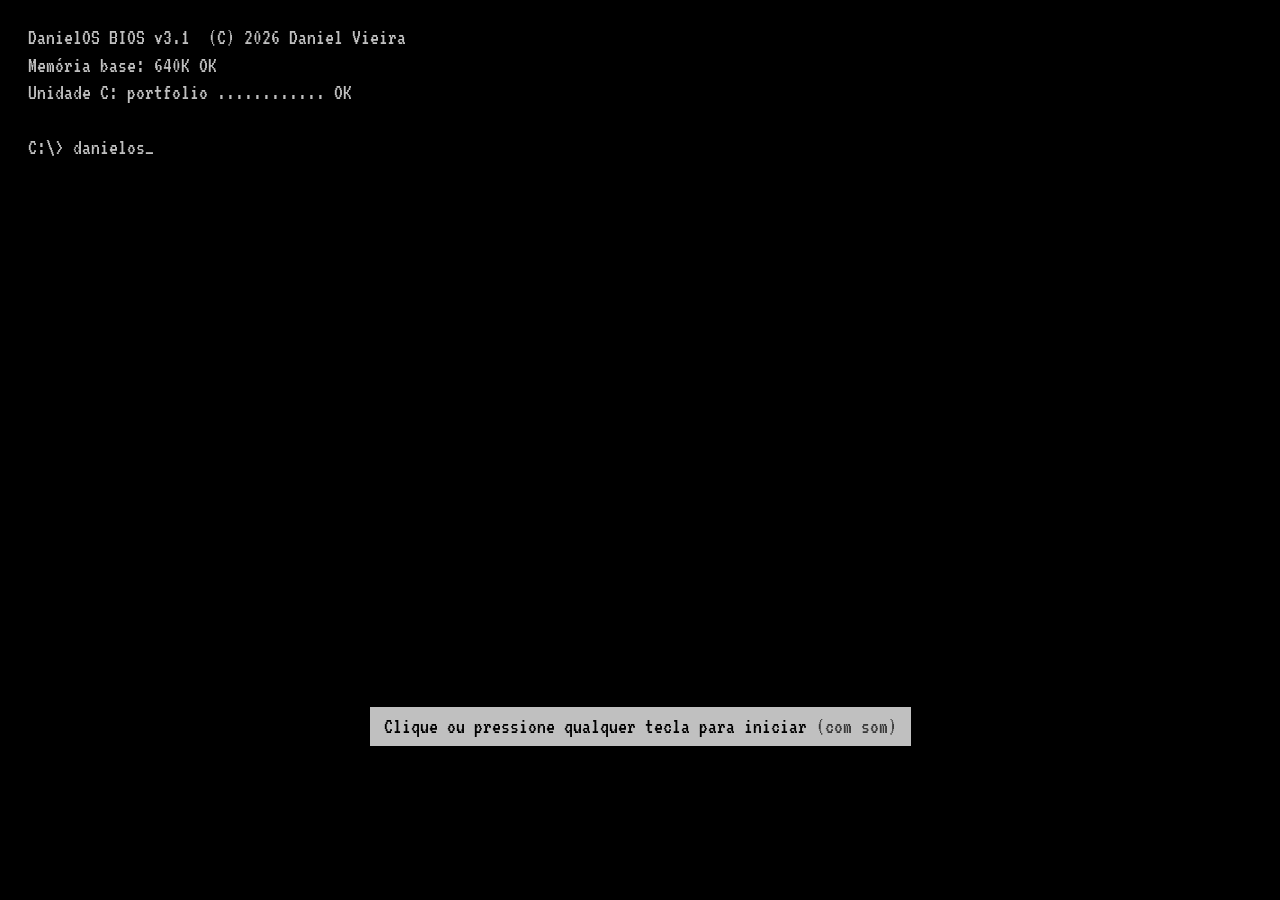
<file: index.html>
<!DOCTYPE html>
<html lang="pt-BR">
<head>
  <meta charset="UTF-8">
  <meta name="viewport" content="width=device-width, initial-scale=1, viewport-fit=cover">
  <meta name="theme-color" content="#120a1f">
  <meta name="description" content="Daniel Vieira, desenvolvedor full stack .NET. Um portfólio em forma de sistema operacional: abra o editor, o terminal e os projetos.">
  <title>DanielOS · Daniel Vieira, desenvolvedor .NET</title>
  <link rel="icon" href="data:image/svg+xml,%3Csvg xmlns='http://www.w3.org/2000/svg' viewBox='0 0 64 64'%3E%3Crect width='64' height='64' rx='18' fill='%23120a1f'/%3E%3Ctext x='32' y='43' text-anchor='middle' font-family='sans-serif' font-weight='800' font-size='30' fill='%2374f0c4'%3Edv%3C/text%3E%3C/svg%3E">
  <link rel="preconnect" href="https://fonts.googleapis.com">
  <link rel="preconnect" href="https://fonts.gstatic.com" crossorigin>
  <link href="https://fonts.googleapis.com/css2?family=Bricolage+Grotesque:opsz,wght@12..96,300..800&family=JetBrains+Mono:wght@400;600&family=VT323&display=swap" rel="stylesheet">
  <link rel="preload" as="image" href="assets/daniel-avatar.webp" type="image/webp">
  <link rel="stylesheet" href="os/os.css?v=6">
  <script defer src="os/content.js?v=6"></script>
  <script defer src="os/os.js?v=6"></script>
  <script defer src="os/sky.js?v=6"></script>
</head>
<body>
  <noscript>
    <div class="noscript">
      <p>Este portfólio em forma de sistema operacional precisa de JavaScript.</p>
      <p><a href="classic.html">Abrir a versão clássica do portfólio</a> ou <a href="Daniel_Vieira_Desenvolvedor.pdf">baixar o currículo (PDF)</a>.</p>
    </div>
  </noscript>

  <div class="boot" id="boot" aria-hidden="true">
    <div class="boot-dos">
      <pre>DanielOS BIOS v3.1  (C) 2026 Daniel Vieira
Memória base: 640K OK
Unidade C: portfolio ............ OK

C:\&gt; danielos<span class="boot-caret">_</span></pre>
      <p class="boot-press">Clique ou pressione qualquer tecla para iniciar <span>(com som)</span></p>
    </div>
    <div class="boot-splash" hidden>
      <svg class="boot-logo" viewBox="0 0 160 96" aria-hidden="true" shape-rendering="crispEdges">
        <rect x="4" y="30" width="6" height="6" fill="#74f0c4" opacity="0.35"/><rect x="14" y="22" width="8" height="8" fill="#74f0c4" opacity="0.6"/><rect x="26" y="34" width="8" height="8" fill="#b18cff" opacity="0.5"/><rect x="14" y="44" width="6" height="6" fill="#5aa2ff" opacity="0.4"/><rect x="4" y="52" width="6" height="6" fill="#ff6b8b" opacity="0.3"/><rect x="26" y="50" width="8" height="8" fill="#ff6b8b" opacity="0.6"/><rect x="38" y="26" width="10" height="10" fill="#74f0c4" opacity="0.9"/><rect x="38" y="44" width="10" height="10" fill="#ff6b8b" opacity="0.9"/><rect x="38" y="62" width="8" height="8" fill="#5aa2ff" opacity="0.6"/><rect x="26" y="66" width="6" height="6" fill="#b18cff" opacity="0.35"/>
        <rect x="56" y="14" width="96" height="72" fill="#c0c0c0"/>
        <rect x="56" y="14" width="96" height="2" fill="#fff"/><rect x="56" y="14" width="2" height="72" fill="#fff"/>
        <rect x="56" y="84" width="96" height="2" fill="#404040"/><rect x="150" y="14" width="2" height="72" fill="#404040"/>
        <rect x="60" y="18" width="88" height="12" fill="#3b2a8f"/>
        <rect x="138" y="20" width="8" height="8" fill="#c0c0c0"/>
        <rect x="60" y="32" width="88" height="50" fill="#120a1f"/>
        <g fill="#74f0c4">
          <rect x="78" y="40" width="6" height="34"/><rect x="66" y="52" width="12" height="6"/><rect x="66" y="68" width="12" height="6"/><rect x="62" y="56" width="6" height="14"/>
          <rect x="94" y="52" width="6" height="12"/><rect x="118" y="52" width="6" height="12"/><rect x="100" y="64" width="6" height="6"/><rect x="112" y="64" width="6" height="6"/><rect x="106" y="70" width="6" height="4"/>
        </g>
      </svg>
      <p class="boot-title">DanielOS</p>
      <p class="boot-version">Versão 3.1</p>
      <p class="boot-copy">Copyright © 2026 Daniel Vieira. Todos os direitos reservados.</p>
    </div>
  </div>

  <div class="os" id="os">
    <header class="topbar">
      <button class="topbar-logo" id="start-btn" type="button" aria-haspopup="menu" aria-expanded="false" aria-controls="start-menu"><span class="mini-logo" aria-hidden="true">dv</span><span>DanielOS</span></button>
      <span class="topbar-app" id="topbar-app">Área de trabalho</span>
      <span class="topbar-spacer"></span>
      <span class="topbar-status"><span class="pulse" aria-hidden="true"></span>Disponível para conversar</span>
      <time class="topbar-clock" id="clock"></time>
    </header>

    <div class="start-menu" id="start-menu" role="menu" hidden>
      <div class="start-head">
        <img src="assets/daniel-avatar.webp" alt="" width="56" height="56">
        <div><strong>Daniel Vieira</strong><span>Full stack .NET · Hortolândia, SP</span></div>
      </div>
      <div class="start-items" id="start-items"></div>
    </div>

    <main class="desktop" id="desktop" aria-label="Área de trabalho">
      <canvas class="sky" id="sky" aria-hidden="true"></canvas>
      <section class="home-card" aria-label="Apresentação">
        <img src="assets/daniel-avatar.webp" alt="Retrato ilustrado de Daniel Vieira" width="72" height="72">
        <div class="home-id">
          <p class="home-name">Daniel Vieira</p>
          <p class="home-role">Desenvolvedor full stack .NET</p>
          <p class="home-status"><span class="pulse" aria-hidden="true"></span>Disponível para conversar</p>
        </div>
        <div class="home-actions">
          <button type="button" class="home-btn solid" data-launch="code" data-project>Abrir portfólio</button>
          <button type="button" class="home-btn" data-launch="pdf">Currículo</button>
          <button type="button" class="home-btn" data-launch="contact">Contato</button>
        </div>
      </section>
      <ul class="desktop-icons" id="desktop-icons" aria-label="Aplicativos"></ul>
      <div class="desktop-hello" aria-hidden="true">
        <p>Olá, eu sou o Daniel.</p>
        <p><span id="hello-verb">Dê dois cliques em</span> <strong>portfolio</strong> para abrir meu projeto no editor.</p>
      </div>
      <div class="windows" id="windows"></div>
    </main>

    <nav class="dock" id="dock" aria-label="Dock de aplicativos"></nav>
  </div>

  <div class="toast" id="toast" role="status" aria-live="polite" aria-atomic="true"></div>
</body>
</html>
</file>
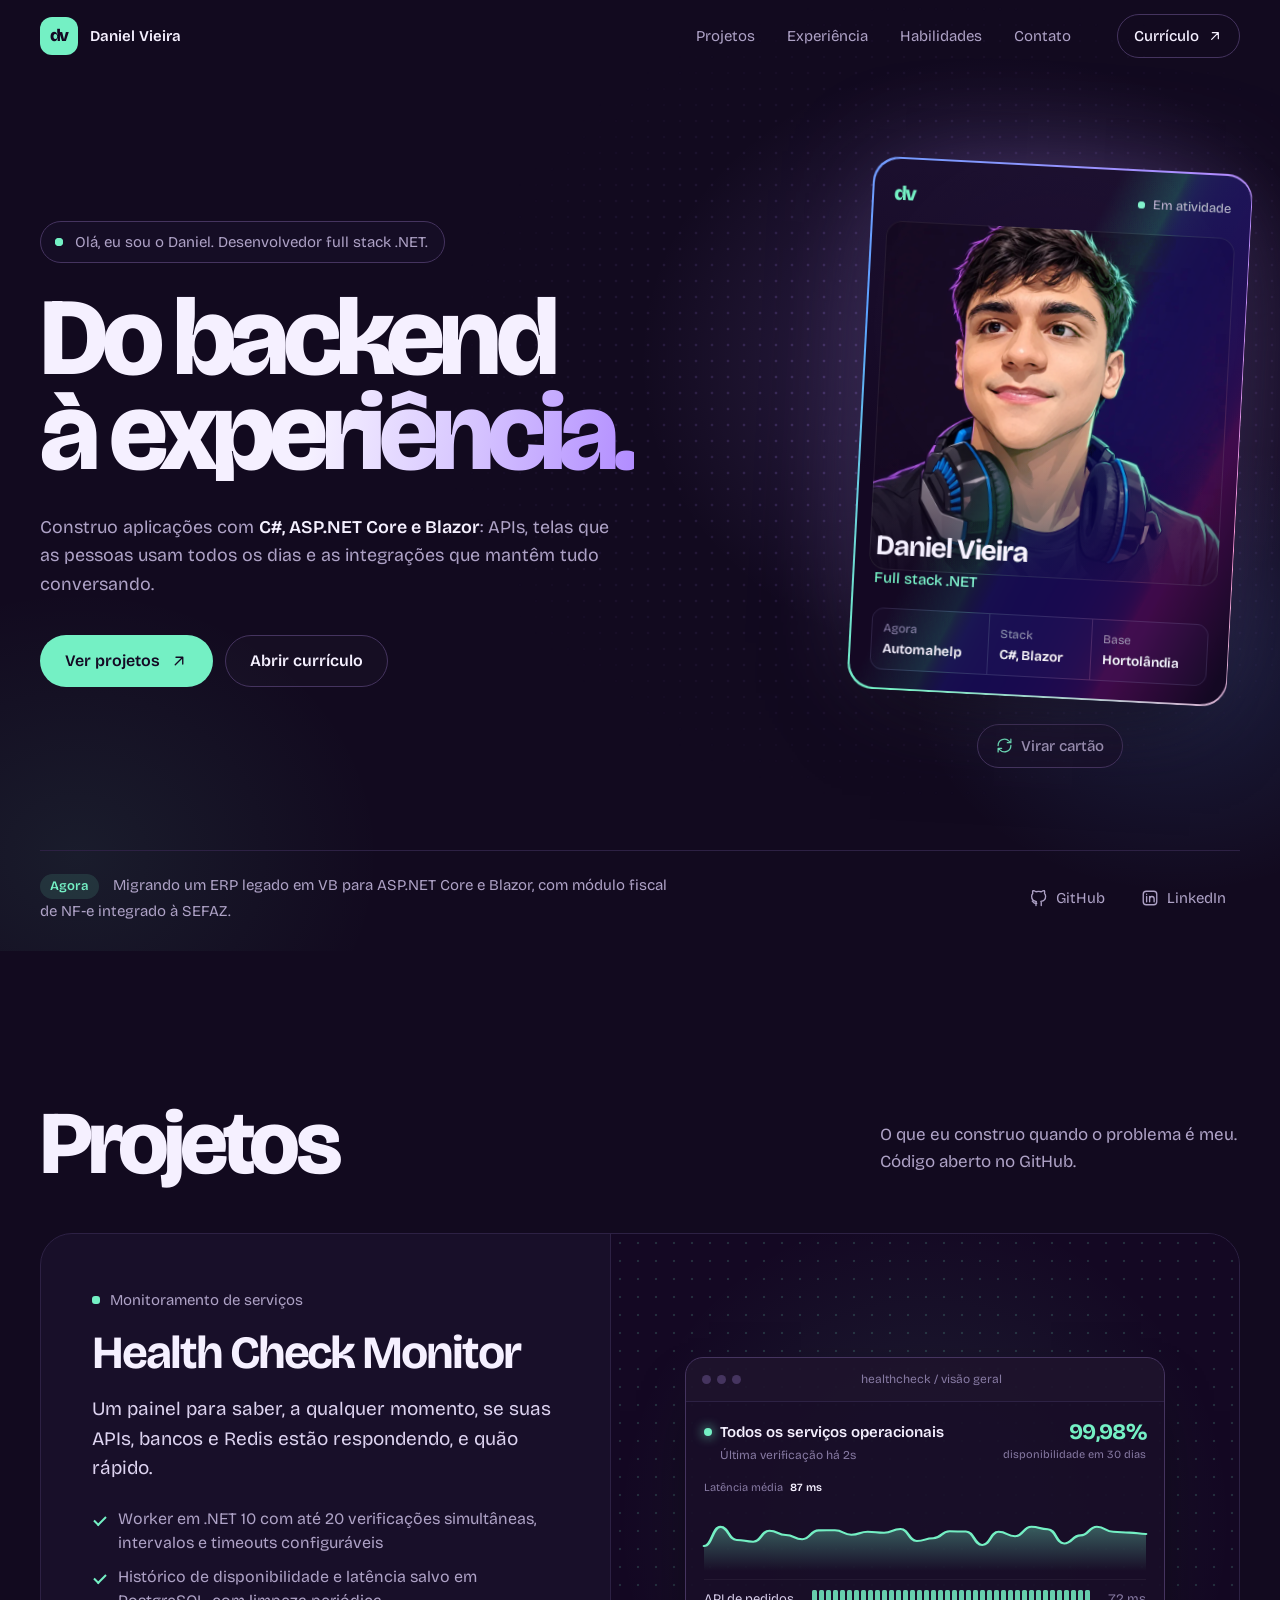
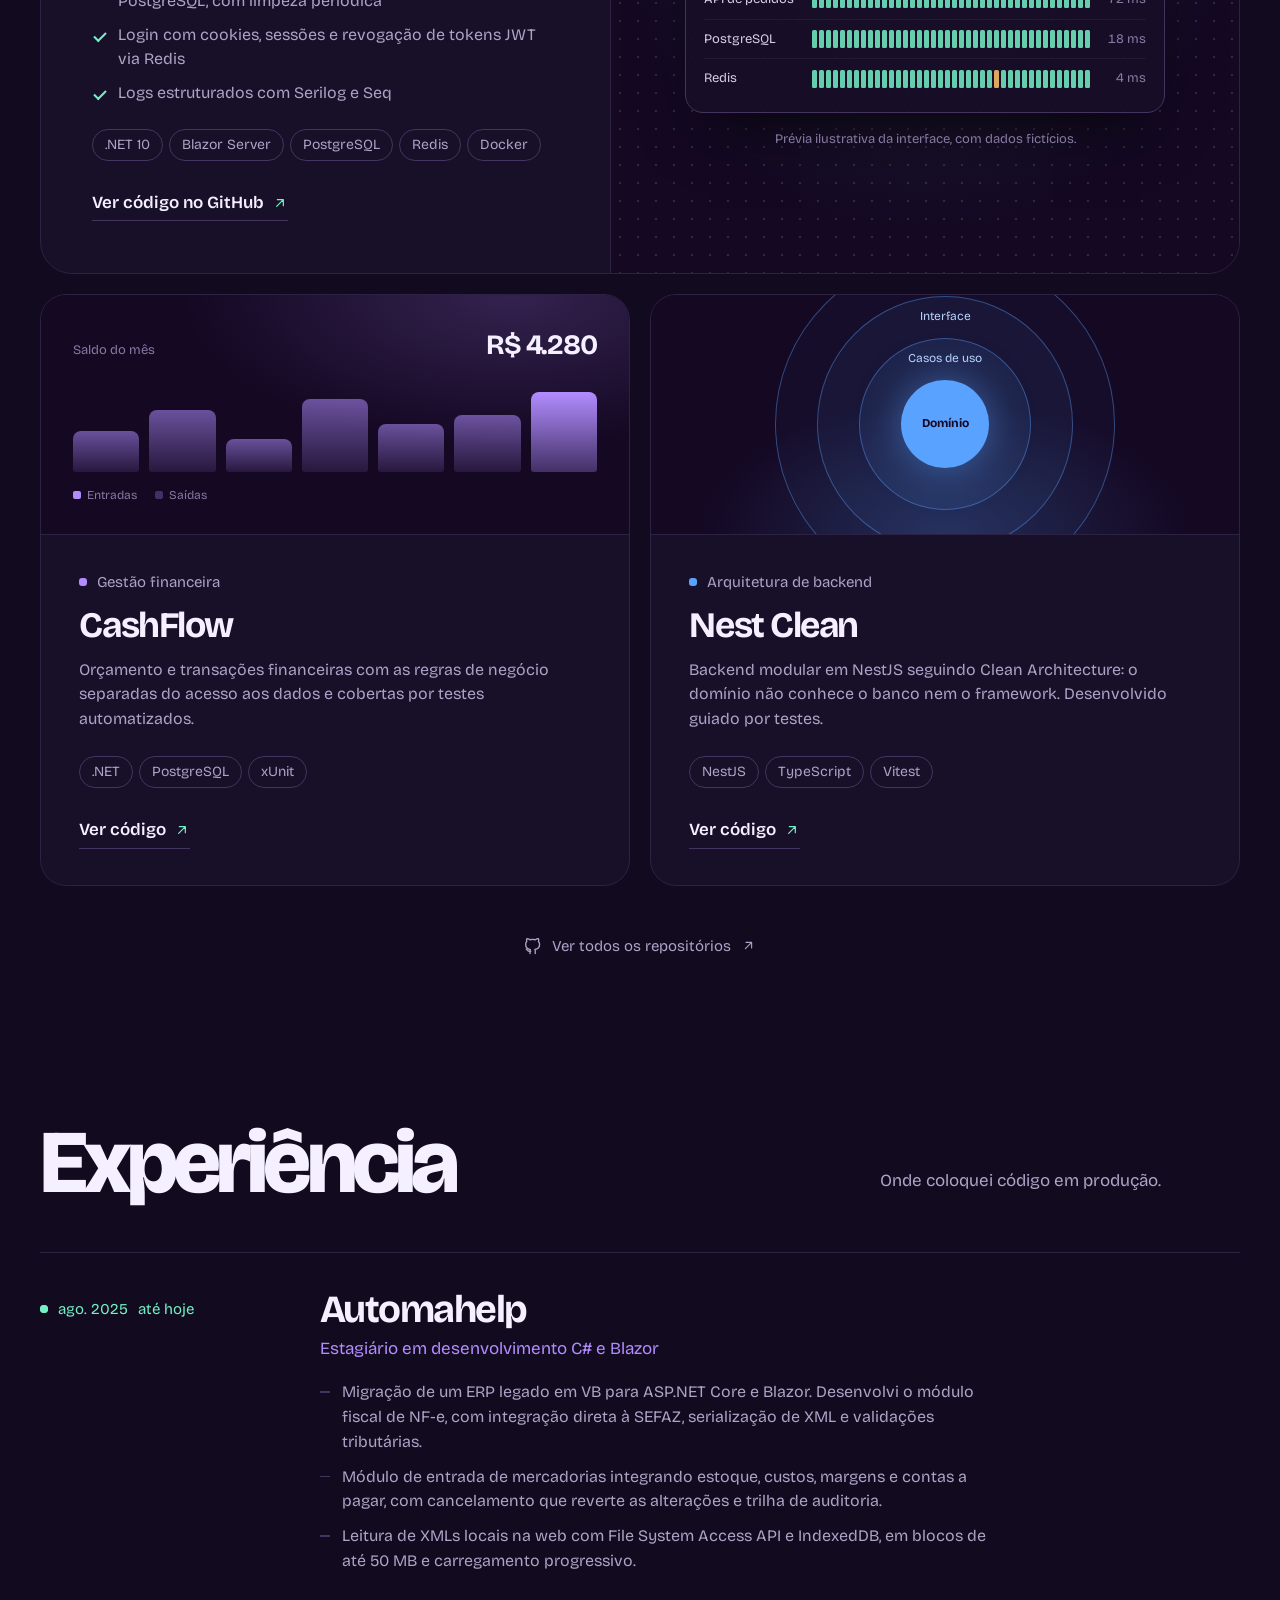
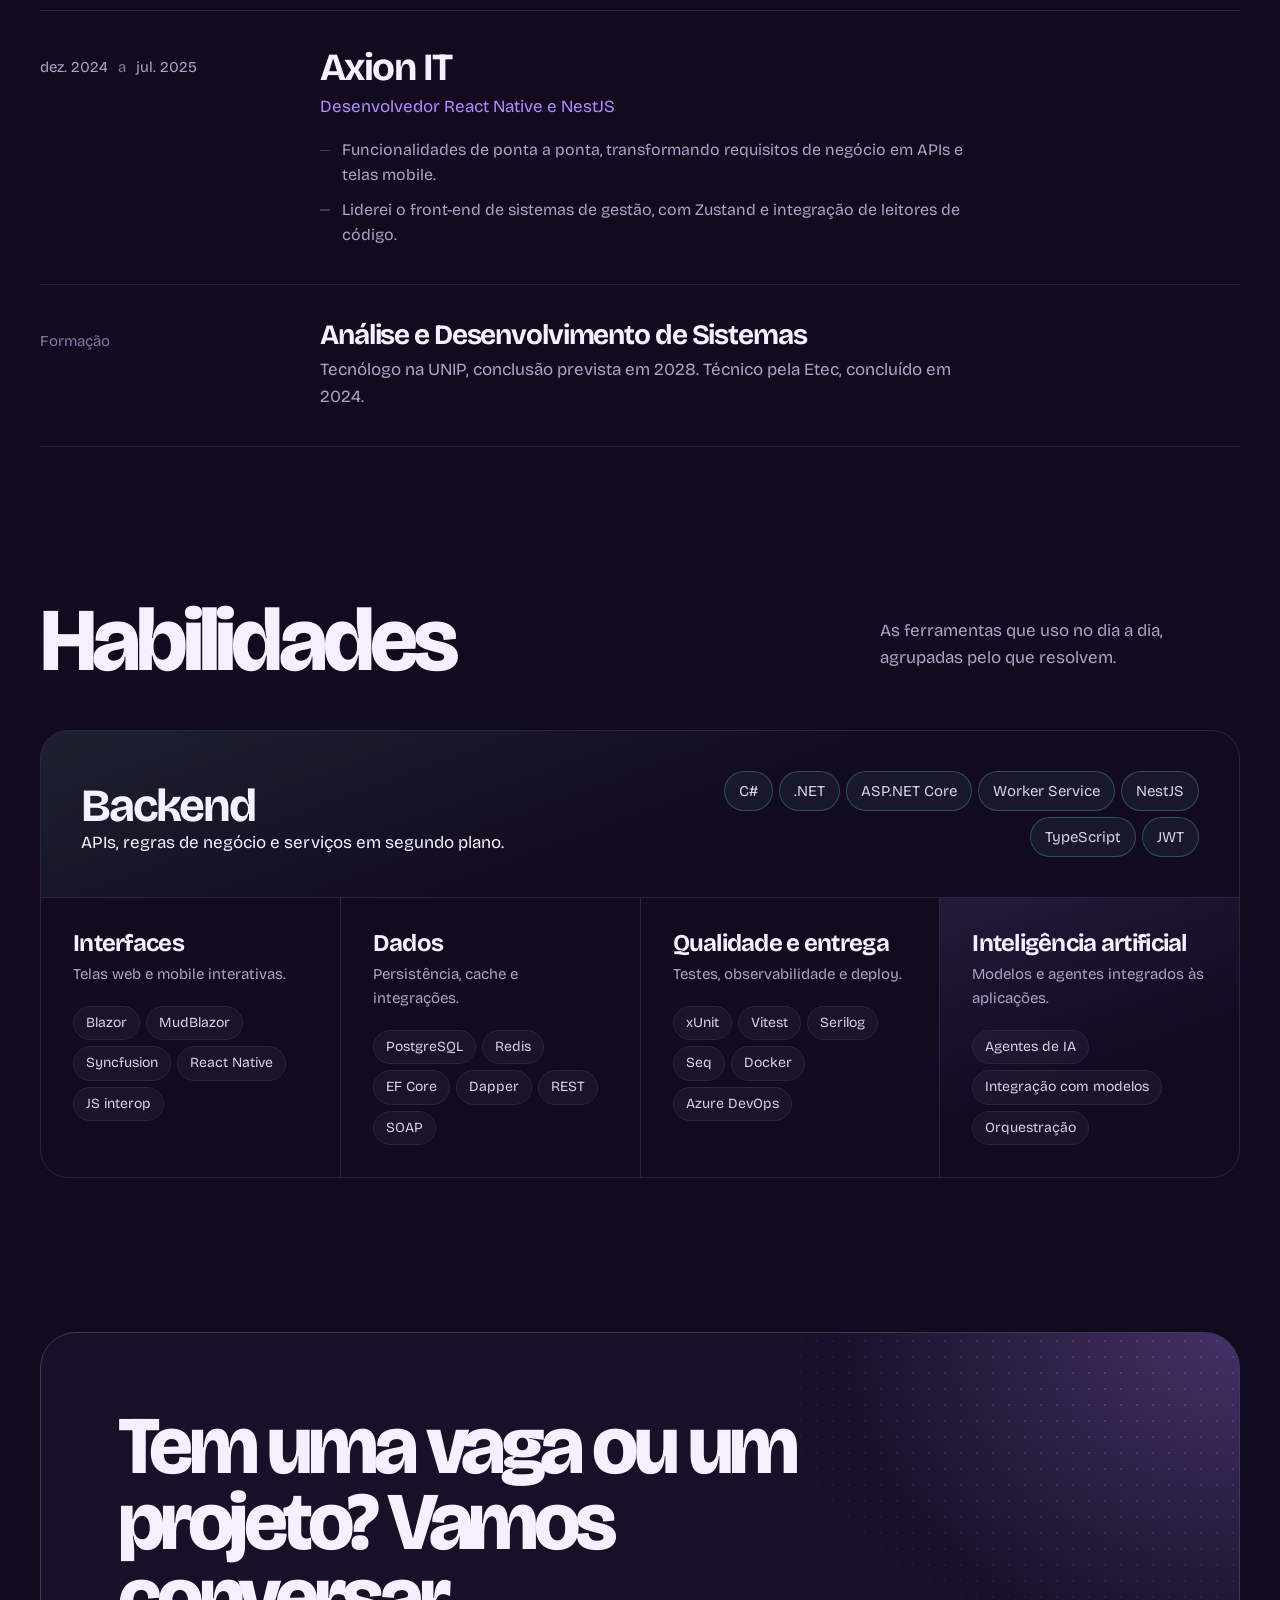
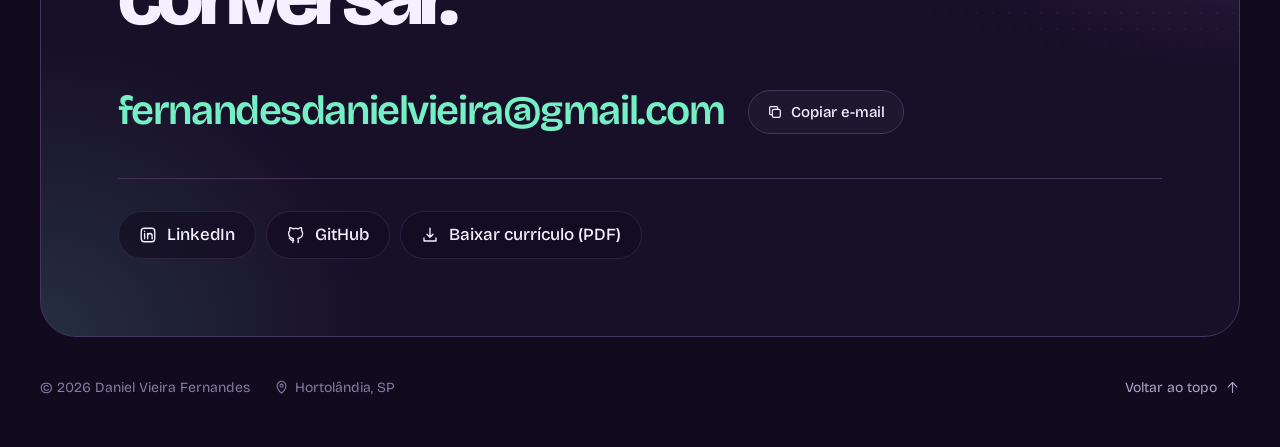
<file: classic.html>
<!DOCTYPE html>
<html lang="pt-BR">
<head>
  <meta charset="UTF-8">
  <meta name="viewport" content="width=device-width, initial-scale=1">
  <meta name="theme-color" content="#120a1f">
  <meta name="description" content="Daniel Vieira, desenvolvedor full stack .NET. ASP.NET Core, Blazor e integrações. Conheça meus projetos, minha experiência e baixe meu currículo.">
  <title>Daniel Vieira · Desenvolvedor .NET (versão clássica)</title>
  <link rel="icon" href="data:image/svg+xml,%3Csvg xmlns='http://www.w3.org/2000/svg' viewBox='0 0 64 64'%3E%3Crect width='64' height='64' rx='18' fill='%23120a1f'/%3E%3Ctext x='32' y='43' text-anchor='middle' font-family='sans-serif' font-weight='800' font-size='30' fill='%2374f0c4'%3Edv%3C/text%3E%3C/svg%3E">
  <link rel="preconnect" href="https://fonts.googleapis.com">
  <link rel="preconnect" href="https://fonts.gstatic.com" crossorigin>
  <link href="https://fonts.googleapis.com/css2?family=Bricolage+Grotesque:opsz,wght@12..96,300..800&display=swap" rel="stylesheet">
  <link rel="preload" as="image" href="assets/daniel-avatar.webp" type="image/webp">
  <link rel="stylesheet" href="styles.css">
  <script defer src="portfolio.js"></script>
</head>
<body>
  <svg class="defs" xmlns="http://www.w3.org/2000/svg" aria-hidden="true"><defs>
    <symbol id="arrow" viewBox="0 0 24 24"><path d="M7 17 17 7M8 7h9v9"/></symbol>
    <symbol id="download" viewBox="0 0 24 24"><path d="M12 3v12m-4-4 4 4 4-4M4 16v4h16v-4"/></symbol>
    <symbol id="github" viewBox="0 0 24 24"><path d="M9 19c-4.3 1.3-4.3-2.2-6-2.7M15 22v-3.4c0-1 .1-1.5-.5-2 3.1-.4 6.3-1.5 6.3-7A5.5 5.5 0 0 0 19.3 6c.2-.6.7-2.1-.2-3.8 0 0-1.2-.4-4 1.5a13.8 13.8 0 0 0-7.2 0C5.1 1.8 3.9 2.2 3.9 2.2 3 3.9 3.5 5.4 3.7 6a5.5 5.5 0 0 0-1.5 3.8c0 5.5 3.2 6.6 6.3 7-.5.5-.6 1.2-.5 2V22"/></symbol>
    <symbol id="linkedin" viewBox="0 0 24 24"><rect x="3" y="3" width="18" height="18" rx="4"/><path d="M7.5 10v7M7.5 7v.1M11.5 17v-7m0 3a3 3 0 0 1 6 0v4"/></symbol>
    <symbol id="copy" viewBox="0 0 24 24"><rect x="8" y="8" width="12" height="12" rx="2.5"/><path d="M16 8V5.5A1.5 1.5 0 0 0 14.5 4h-9A1.5 1.5 0 0 0 4 5.5v9A1.5 1.5 0 0 0 5.5 16H8"/></symbol>
    <symbol id="up" viewBox="0 0 24 24"><path d="M12 20V4m-7 7 7-7 7 7"/></symbol>
    <symbol id="mail" viewBox="0 0 24 24"><rect x="3" y="5" width="18" height="14" rx="3"/><path d="m4 7 8 6 8-6"/></symbol>
    <symbol id="flip" viewBox="0 0 24 24"><path d="M3 12a9 9 0 0 1 15.5-6.2L21 8M21 3v5h-5M21 12a9 9 0 0 1-15.5 6.2L3 16M3 21v-5h5"/></symbol>
    <symbol id="pin" viewBox="0 0 24 24"><path d="M12 21s-7-6.2-7-12a7 7 0 0 1 14 0c0 5.8-7 12-7 12z"/><circle cx="12" cy="9" r="2.5"/></symbol>
  </defs></svg>

  <a class="skip-link" href="#conteudo">Pular para o conteúdo</a>

  <header class="site-header">
    <div class="nav-shell wrap">
      <a class="mark" href="#inicio" aria-label="Daniel Vieira, voltar ao início"><span class="mark-glyph" aria-hidden="true">dv</span><span class="mark-name">Daniel Vieira</span></a>
      <nav class="navigation" aria-label="Navegação principal" id="navigation">
        <a href="#projetos">Projetos</a>
        <a href="#experiencia">Experiência</a>
        <a href="#habilidades">Habilidades</a>
        <a href="#contato">Contato</a>
      </nav>
      <a class="header-resume" href="Daniel_Vieira_Desenvolvedor.pdf" target="_blank" rel="noopener noreferrer">Currículo <svg class="icon" aria-hidden="true"><use href="#arrow"/></svg></a>
      <button class="menu-toggle" type="button" aria-label="Abrir menu" aria-controls="navigation" aria-expanded="false" hidden><span></span><span></span></button>
    </div>
  </header>

  <main id="conteudo">
    <!-- HERO: giant headline with the holographic developer card overlapping it -->
    <section class="hero" id="inicio" aria-labelledby="hero-title">
      <div class="hero-field" aria-hidden="true"></div>
      <div class="hero-grid wrap">
        <div class="hero-copy" id="sobre">
          <p class="hero-hello"><span class="pulse" aria-hidden="true"></span><span>Olá, eu sou o Daniel.<span class="hello-more"> Desenvolvedor full stack .NET.</span></span></p>
          <h1 id="hero-title" class="hero-title">
            <span class="line"><span>Do backend</span></span>
            <span class="line"><span>à&nbsp;experiência.</span></span>
          </h1>
          <p class="hero-lede">Construo aplicações com <strong>C#, ASP.NET Core e Blazor</strong>: APIs, telas que as pessoas usam todos os dias e as integrações que mantêm tudo conversando.</p>
          <div class="hero-actions">
            <a class="btn btn-solid" href="#projetos">Ver projetos <svg class="icon" aria-hidden="true"><use href="#arrow"/></svg></a>
            <a class="btn btn-ghost" href="Daniel_Vieira_Desenvolvedor.pdf" target="_blank" rel="noopener noreferrer">Abrir currículo</a>
          </div>
        </div>

        <div class="card-stage">
          <div class="card-float">
          <article class="dev-card" id="dev-card" aria-label="Cartão de apresentação de Daniel Vieira">
            <div class="face face-front" id="card-front">
              <div class="dev-card-inner">
                <div class="dev-card-top">
                  <span class="dev-card-brand">dv</span>
                  <span class="dev-card-status"><span class="pulse" aria-hidden="true"></span>Em atividade</span>
                </div>
                <div class="dev-card-photo">
                  <img src="assets/daniel-avatar.webp" alt="Retrato ilustrado de Daniel Vieira, com headset no pescoço" width="900" height="900" fetchpriority="high" decoding="async" draggable="false">
                </div>
                <div class="dev-card-body">
                  <p class="dev-card-name">Daniel Vieira</p>
                  <p class="dev-card-role">Full stack .NET</p>
                  <dl class="dev-card-facts">
                    <div><dt>Agora</dt><dd>Automahelp</dd></div>
                    <div><dt>Stack</dt><dd>C#, Blazor</dd></div>
                    <div><dt>Base</dt><dd>Hortolândia</dd></div>
                  </dl>
                </div>
                <span class="dev-card-foil" aria-hidden="true"></span>
                <span class="dev-card-glare" aria-hidden="true"></span>
              </div>
            </div>
            <!-- Back of the card: only reachable once flipped (JS toggles inert). -->
            <div class="face face-back" id="card-back" inert>
              <div class="dev-card-inner dev-card-back">
                <div class="dev-card-top">
                  <span class="dev-card-brand">dv</span>
                  <span class="back-hint"><span class="hint-touch">Toque para voltar</span><span class="hint-mouse">Clique para voltar</span></span>
                </div>
                <p class="back-title">Vamos<br>conversar?</p>
                <p class="back-text">Escolha por onde prefere falar comigo.</p>
                <ul class="back-links">
                  <li><a href="mailto:fernandesdanielvieira@gmail.com"><svg class="icon" aria-hidden="true"><use href="#mail"/></svg><span>E-mail</span><svg class="icon go" aria-hidden="true"><use href="#arrow"/></svg></a></li>
                  <li><a href="https://www.linkedin.com/in/danielvieiradev/" target="_blank" rel="noopener noreferrer"><svg class="icon" aria-hidden="true"><use href="#linkedin"/></svg><span>LinkedIn</span><svg class="icon go" aria-hidden="true"><use href="#arrow"/></svg></a></li>
                  <li><a href="https://github.com/DanielVieiraFernandes" target="_blank" rel="noopener noreferrer"><svg class="icon" aria-hidden="true"><use href="#github"/></svg><span>GitHub</span><svg class="icon go" aria-hidden="true"><use href="#arrow"/></svg></a></li>
                  <li><a href="Daniel_Vieira_Desenvolvedor.pdf" target="_blank" rel="noopener noreferrer"><svg class="icon" aria-hidden="true"><use href="#download"/></svg><span>Currículo</span><svg class="icon go" aria-hidden="true"><use href="#arrow"/></svg></a></li>
                </ul>
                <span class="dev-card-foil" aria-hidden="true"></span>
                <span class="dev-card-glare" aria-hidden="true"></span>
              </div>
            </div>
          </article>
          </div>
          <button class="flip-btn" id="flip-card" type="button" aria-controls="dev-card" aria-pressed="false" hidden>
            <svg class="icon" aria-hidden="true"><use href="#flip"/></svg><span>Virar cartão</span>
          </button>
        </div>
      </div>

      <div class="hero-now wrap">
        <p><span class="now-label">Agora</span> Migrando um ERP legado em VB para ASP.NET Core e Blazor, com módulo fiscal de NF‑e integrado à SEFAZ.</p>
        <div class="hero-social">
          <a href="https://github.com/DanielVieiraFernandes" target="_blank" rel="noopener noreferrer"><svg class="icon" aria-hidden="true"><use href="#github"/></svg><span>GitHub</span></a>
          <a href="https://www.linkedin.com/in/danielvieiradev/" target="_blank" rel="noopener noreferrer"><svg class="icon" aria-hidden="true"><use href="#linkedin"/></svg><span>LinkedIn</span></a>
        </div>
      </div>
    </section>

    <!-- PROJECTS -->
    <section class="section wrap" id="projetos" aria-labelledby="projects-title">
      <header class="section-head">
        <h2 id="projects-title">Projetos</h2>
        <p>O que eu construo quando o problema é meu. Código aberto no GitHub.</p>
      </header>

      <article class="feature" aria-labelledby="health-title">
        <div class="feature-copy">
          <p class="kicker"><span class="kicker-dot mint" aria-hidden="true"></span>Monitoramento de serviços</p>
          <h3 id="health-title">Health Check Monitor</h3>
          <p class="feature-lede">Um painel para saber, a qualquer momento, se suas APIs, bancos e Redis estão respondendo, e quão rápido.</p>
          <ul class="feature-points">
            <li>Worker em .NET 10 com até 20 verificações simultâneas, intervalos e timeouts configuráveis</li>
            <li>Histórico de disponibilidade e latência salvo em PostgreSQL, com limpeza periódica</li>
            <li>Login com cookies, sessões e revogação de tokens JWT via Redis</li>
            <li>Logs estruturados com Serilog e Seq</li>
          </ul>
          <ul class="tags" aria-label="Tecnologias do Health Check Monitor"><li>.NET 10</li><li>Blazor Server</li><li>PostgreSQL</li><li>Redis</li><li>Docker</li></ul>
          <a class="link-arrow" href="https://github.com/DanielVieiraFernandes/Health-Check-Monitor" target="_blank" rel="noopener noreferrer">Ver código no GitHub <svg class="icon" aria-hidden="true"><use href="#arrow"/></svg></a>
        </div>

        <figure class="feature-visual">
          <div class="monitor" id="monitor" aria-hidden="true">
            <div class="monitor-bar">
              <span class="monitor-dots"><i></i><i></i><i></i></span>
              <span class="monitor-url">healthcheck / visão geral</span>
            </div>
            <div class="monitor-head">
              <div>
                <p class="monitor-title">Todos os serviços operacionais</p>
                <p class="monitor-sub">Última verificação há <span id="monitor-ago">2</span>s</p>
              </div>
              <div class="monitor-uptime"><strong>99,98%</strong><span>disponibilidade em 30 dias</span></div>
            </div>
            <div class="monitor-chart">
              <svg viewBox="0 0 320 90" preserveAspectRatio="none">
                <defs>
                  <linearGradient id="latency-fill" x1="0" x2="0" y1="0" y2="1"><stop offset="0" stop-color="#74f0c4" stop-opacity=".35"/><stop offset="1" stop-color="#74f0c4" stop-opacity="0"/></linearGradient>
                </defs>
                <path id="latency-area" fill="url(#latency-fill)" d=""/>
                <path id="latency-line" fill="none" stroke="#74f0c4" stroke-width="2" stroke-linejoin="round" stroke-linecap="round" d=""/>
              </svg>
              <span class="monitor-chart-label">Latência média <strong id="latency-now">84 ms</strong></span>
            </div>
            <ul class="monitor-services">
              <li><span class="svc-name">API de pedidos</span><span class="svc-beats" data-beats></span><span class="svc-ms">72 ms</span></li>
              <li><span class="svc-name">PostgreSQL</span><span class="svc-beats" data-beats></span><span class="svc-ms">18 ms</span></li>
              <li><span class="svc-name">Redis</span><span class="svc-beats" data-beats data-slow="27"></span><span class="svc-ms">4 ms</span></li>
            </ul>
          </div>
          <figcaption>Prévia ilustrativa da interface, com dados fictícios.</figcaption>
        </figure>
      </article>

      <div class="duo">
        <article class="project" aria-labelledby="cash-title">
          <div class="project-art art-cash" aria-hidden="true">
            <div class="cash-head"><span>Saldo do mês</span><strong>R$ 4.280</strong></div>
            <div class="cash-bars"><i style="--h:48%"></i><i style="--h:72%"></i><i style="--h:38%"></i><i style="--h:84%"></i><i style="--h:56%"></i><i style="--h:66%"></i><i style="--h:92%" class="hot"></i></div>
            <div class="cash-rows"><span><b class="in"></b>Entradas</span><span><b class="out"></b>Saídas</span></div>
          </div>
          <div class="project-copy">
            <p class="kicker"><span class="kicker-dot violet" aria-hidden="true"></span>Gestão financeira</p>
            <h3 id="cash-title">CashFlow</h3>
            <p>Orçamento e transações financeiras com as regras de negócio separadas do acesso aos dados e cobertas por testes automatizados.</p>
            <ul class="tags" aria-label="Tecnologias do CashFlow"><li>.NET</li><li>PostgreSQL</li><li>xUnit</li></ul>
            <a class="link-arrow" href="https://github.com/DanielVieiraFernandes/CashFlow" target="_blank" rel="noopener noreferrer" aria-label="Ver código do CashFlow no GitHub">Ver código <svg class="icon" aria-hidden="true"><use href="#arrow"/></svg></a>
          </div>
        </article>

        <article class="project" aria-labelledby="nest-title">
          <div class="project-art art-layers" aria-hidden="true">
            <div class="ring r4"><span>Infraestrutura</span></div>
            <div class="ring r3"><span>Interface</span></div>
            <div class="ring r2"><span>Casos de uso</span></div>
            <div class="ring r1"><span>Domínio</span></div>
          </div>
          <div class="project-copy">
            <p class="kicker"><span class="kicker-dot blue" aria-hidden="true"></span>Arquitetura de backend</p>
            <h3 id="nest-title">Nest Clean</h3>
            <p>Backend modular em NestJS seguindo Clean Architecture: o domínio não conhece o banco nem o framework. Desenvolvido guiado por testes.</p>
            <ul class="tags" aria-label="Tecnologias do Nest Clean"><li>NestJS</li><li>TypeScript</li><li>Vitest</li></ul>
            <a class="link-arrow" href="https://github.com/DanielVieiraFernandes/05-NEST-CLEAN" target="_blank" rel="noopener noreferrer" aria-label="Ver código do Nest Clean no GitHub">Ver código <svg class="icon" aria-hidden="true"><use href="#arrow"/></svg></a>
          </div>
        </article>
      </div>

      <a class="all-repos" href="https://github.com/DanielVieiraFernandes" target="_blank" rel="noopener noreferrer"><svg class="icon" aria-hidden="true"><use href="#github"/></svg> Ver todos os repositórios <svg class="icon" aria-hidden="true"><use href="#arrow"/></svg></a>
    </section>

    <!-- EXPERIENCE: a real timeline, newest first -->
    <section class="section wrap" id="experiencia" aria-labelledby="exp-title">
      <header class="section-head">
        <h2 id="exp-title">Experiência</h2>
        <p>Onde coloquei código em produção.</p>
      </header>
      <ol class="timeline">
        <li class="job is-current">
          <div class="job-when"><span class="pulse" aria-hidden="true"></span><time datetime="2025-08">ago. 2025</time> até hoje</div>
          <div class="job-main">
            <h3>Automahelp</h3>
            <p class="job-role">Estagiário em desenvolvimento C# e Blazor</p>
            <ul>
              <li>Migração de um ERP legado em VB para ASP.NET Core e Blazor. Desenvolvi o módulo fiscal de NF‑e, com integração direta à SEFAZ, serialização de XML e validações tributárias.</li>
              <li>Módulo de entrada de mercadorias integrando estoque, custos, margens e contas a pagar, com cancelamento que reverte as alterações e trilha de auditoria.</li>
              <li>Leitura de XMLs locais na web com File System Access API e IndexedDB, em blocos de até 50 MB e carregamento progressivo.</li>
            </ul>
          </div>
        </li>
        <li class="job">
          <div class="job-when"><time datetime="2024-12">dez. 2024</time> a <time datetime="2025-07">jul. 2025</time></div>
          <div class="job-main">
            <h3>Axion IT</h3>
            <p class="job-role">Desenvolvedor React Native e NestJS</p>
            <ul>
              <li>Funcionalidades de ponta a ponta, transformando requisitos de negócio em APIs e telas mobile.</li>
              <li>Liderei o front-end de sistemas de gestão, com Zustand e integração de leitores de código.</li>
            </ul>
          </div>
        </li>
        <li class="job job-edu">
          <div class="job-when">Formação</div>
          <div class="job-main">
            <h3>Análise e Desenvolvimento de Sistemas</h3>
            <p class="job-role">Tecnólogo na UNIP, conclusão prevista em 2028. Técnico pela Etec, concluído em 2024.</p>
          </div>
        </li>
      </ol>
    </section>

    <!-- SKILLS -->
    <section class="section wrap" id="habilidades" aria-labelledby="skills-title">
      <header class="section-head">
        <h2 id="skills-title">Habilidades</h2>
        <p>As ferramentas que uso no dia a dia, agrupadas pelo que resolvem.</p>
      </header>
      <div class="skills">
        <div class="skill skill-main">
          <div><h3>Backend</h3>
          <p>APIs, regras de negócio e serviços em segundo plano.</p></div>
          <ul class="chips"><li>C#</li><li>.NET</li><li>ASP.NET Core</li><li>Worker Service</li><li>NestJS</li><li>TypeScript</li><li>JWT</li></ul>
        </div>
        <div class="skill">
          <h3>Interfaces</h3>
          <p>Telas web e mobile interativas.</p>
          <ul class="chips"><li>Blazor</li><li>MudBlazor</li><li>Syncfusion</li><li>React Native</li><li>JS interop</li></ul>
        </div>
        <div class="skill">
          <h3>Dados</h3>
          <p>Persistência, cache e integrações.</p>
          <ul class="chips"><li>PostgreSQL</li><li>Redis</li><li>EF Core</li><li>Dapper</li><li>REST</li><li>SOAP</li></ul>
        </div>
        <div class="skill">
          <h3>Qualidade e entrega</h3>
          <p>Testes, observabilidade e deploy.</p>
          <ul class="chips"><li>xUnit</li><li>Vitest</li><li>Serilog</li><li>Seq</li><li>Docker</li><li>Azure DevOps</li></ul>
        </div>
        <div class="skill skill-ai">
          <h3>Inteligência artificial</h3>
          <p>Modelos e agentes integrados às aplicações.</p>
          <ul class="chips"><li>Agentes de IA</li><li>Integração com modelos</li><li>Orquestração</li></ul>
        </div>
      </div>
    </section>

    <!-- CONTACT -->
    <section class="contact wrap" id="contato" aria-labelledby="contact-title">
      <span class="legacy-anchor" id="curriculo" aria-hidden="true"></span>
      <div class="contact-inner">
        <h2 id="contact-title" class="contact-title">Tem uma vaga ou um projeto? Vamos conversar.</h2>
        <div class="contact-mail">
          <a class="mail-big" href="mailto:fernandesdanielvieira@gmail.com">fernandesdanielvieira<wbr>@gmail.com</a>
          <button class="copy-btn" id="copy-email" type="button" hidden><svg class="icon" aria-hidden="true"><use href="#copy"/></svg><span>Copiar e-mail</span></button>
        </div>
        <div class="contact-links">
          <a href="https://www.linkedin.com/in/danielvieiradev/" target="_blank" rel="noopener noreferrer"><svg class="icon" aria-hidden="true"><use href="#linkedin"/></svg>LinkedIn</a>
          <a href="https://github.com/DanielVieiraFernandes" target="_blank" rel="noopener noreferrer"><svg class="icon" aria-hidden="true"><use href="#github"/></svg>GitHub</a>
          <a href="Daniel_Vieira_Desenvolvedor.pdf" download><svg class="icon" aria-hidden="true"><use href="#download"/></svg>Baixar currículo (PDF)</a>
        </div>
      </div>
    </section>
  </main>

  <footer class="footer wrap">
    <p>© <span id="year">2026</span> Daniel Vieira Fernandes</p>
    <p class="footer-loc"><svg class="icon" aria-hidden="true"><use href="#pin"/></svg>Hortolândia, SP</p>
    <a href="#inicio">Voltar ao topo <svg class="icon" aria-hidden="true"><use href="#up"/></svg></a>
  </footer>

  <div class="toast" id="toast" role="status" aria-live="polite" aria-atomic="true"></div>
</body>
</html>
</file>
<file: os/os.css>
/* ==========================================================================
   DanielOS · portfólio em forma de sistema operacional
   Same palette as the classic page (sampled from the portrait): plum
   background, violet and mint light, headset blue. UI in Bricolage
   Grotesque, code in JetBrains Mono.
   ========================================================================== */

:root {
  color-scheme: dark;
  --bg: #120a1f;
  --bg-2: #180f29;
  --bg-3: #211636;
  --ink: #140823;
  --line: #2d2144;
  --line-2: #45345f;
  --text: #f5f0ff;
  --muted: #aea2c6;
  --dim: #8679a2;
  --mint: #74f0c4;
  --violet: #b18cff;
  --blue: #5aa2ff;
  --coral: #ff6b8b;
  --font: 'Bricolage Grotesque', ui-sans-serif, system-ui, sans-serif;
  --mono: 'JetBrains Mono', ui-monospace, 'Cascadia Code', Consolas, monospace;
  --ease-out: cubic-bezier(.2, .8, .2, 1);
  --topbar: 34px;
  --dock-h: 76px;
  --vs-bg: #1a1128;
  --vs-side: #150d22;
  --vs-bar: #0f0919;
}

*, *::before, *::after { box-sizing: border-box; }
html, body { height: 100%; }
body {
  margin: 0;
  background: var(--bg);
  color: var(--text);
  font: 400 15px/1.5 var(--font);
  font-optical-sizing: auto;
  -webkit-font-smoothing: antialiased;
  overflow: hidden;
}
a { color: inherit; }
button { font: inherit; color: inherit; cursor: pointer; background: none; border: 0; padding: 0; }
a, button { -webkit-tap-highlight-color: transparent; }
:focus-visible { outline: 2px solid var(--mint); outline-offset: 2px; border-radius: 6px; }
::selection { background: var(--violet); color: var(--ink); }
[hidden] { display: none !important; }
h1, h2, p { margin: 0; }
ul, ol { margin: 0; padding: 0; list-style: none; }
img { display: block; max-width: 100%; }

.pulse { position: relative; display: inline-block; width: 8px; height: 8px; border-radius: 50%; background: var(--mint); flex: none; }
.pulse::after { content: ""; position: absolute; inset: 0; border-radius: inherit; background: var(--mint); animation: pulse 2.4s ease-out infinite; }
@keyframes pulse { 0% { transform: scale(1); opacity: .7; } 80%, 100% { transform: scale(3); opacity: 0; } }

.noscript { position: fixed; inset: 0; z-index: 1000; display: grid; place-content: center; gap: 12px; padding: 24px; text-align: center; background: var(--bg); }
.noscript a { color: var(--mint); }

/* ------------------------------------------------------------------ Boot */
/* Boot: a DOS prompt, then a 90s style splash with a short chime.
   The click on the prompt is what lets the browser play the sound. */
.boot { position: fixed; inset: 0; z-index: 900; display: grid; place-items: center; background: #000; color: #c0c0c0; font: 22px/1.25 'VT323', var(--mono); cursor: pointer; transition: opacity .35s ease; }
.boot.is-done { opacity: 0; pointer-events: none; }
.boot-dos { position: absolute; inset: 0; padding: max(24px, env(safe-area-inset-top)) 28px 28px; display: flex; flex-direction: column; justify-content: space-between; }
.boot-dos pre { margin: 0; font: inherit; white-space: pre-wrap; }
.boot-press { align-self: center; margin-bottom: 14vh; padding: 6px 14px; background: #c0c0c0; color: #000; text-align: center; }
.boot-press span { opacity: .7; }
.boot-splash { display: grid; justify-items: center; text-align: center; padding: 24px; image-rendering: pixelated; }
.boot-logo { width: min(280px, 64vw); height: auto; margin-bottom: 18px; }
.boot-title { font-size: clamp(54px, 12vw, 88px); line-height: .9; color: #fff; letter-spacing: .02em; }
.boot-version { margin-top: 6px; font-size: 26px; color: #74f0c4; }
.boot-copy { margin-top: 34px; font-size: 18px; color: #8a8a8a; }
.boot-splash.is-in .boot-logo { animation: splash-pop .5s steps(5) both; }
.boot-splash.is-in .boot-title, .boot-splash.is-in .boot-version, .boot-splash.is-in .boot-copy { animation: splash-type .4s steps(4) both; }
.boot-splash.is-in .boot-title { animation-delay: .25s; }
.boot-splash.is-in .boot-version { animation-delay: .45s; }
.boot-splash.is-in .boot-copy { animation-delay: .65s; }
@keyframes splash-pop { from { opacity: 0; transform: scale(.6); } }
@keyframes splash-type { from { opacity: 0; } }

/* --------------------------------------------------------------- Desktop */
.os { position: fixed; inset: 0; display: grid; grid-template-rows: var(--topbar) 1fr; }
/* Wallpaper: pixel art night sky over a planet's edge, drawn by os/sky.js. */
.desktop {
  position: relative;
  overflow: hidden;
  background: #07040d;
}
.sky { position: absolute; inset: 0; width: 100%; height: 100%; pointer-events: none; image-rendering: pixelated; image-rendering: crisp-edges; }
.desktop-hello { position: absolute; left: 50%; bottom: 32%; transform: translateX(-50%); width: min(440px, calc(100% - 48px)); text-align: center; color: var(--muted); pointer-events: none; }
.desktop-hello p:first-child { font: 700 clamp(28px, 4vw, 48px)/1.05 var(--font); color: var(--text); letter-spacing: -.02em; margin-bottom: 10px; }
.desktop-hello strong { color: var(--mint); font-weight: 600; }

.desktop-icons { position: absolute; top: 18px; left: 14px; bottom: calc(var(--dock-h) + 10px); display: grid; grid-auto-flow: column; grid-template-rows: repeat(auto-fill, 100px); grid-auto-columns: 92px; gap: 4px 6px; align-content: start; z-index: 1; }
.desk-icon { display: grid; justify-items: center; align-content: start; gap: 6px; width: 92px; height: 96px; padding: 8px 4px; border-radius: 12px; border: 1px solid transparent; }
.desk-icon .app-icon { width: 50px; height: 50px; filter: drop-shadow(0 6px 12px rgba(0, 0, 0, .35)); }
.desk-label { font-size: 12.5px; line-height: 1.2; text-align: center; text-shadow: 0 1px 4px rgba(0, 0, 0, .8); }
.desk-icon:hover { background: rgba(245, 240, 255, .06); }
.desk-icon.is-selected { background: rgba(177, 140, 255, .18); border-color: rgba(177, 140, 255, .45); }
.app-icon { display: block; }
.app-icon svg { display: block; width: 100%; height: 100%; }

/* ---------------------------------------------------------------- Topbar */
.topbar { position: relative; z-index: 500; display: flex; align-items: center; gap: 18px; padding: 0 14px; background: rgba(15, 9, 25, .78); backdrop-filter: blur(14px); -webkit-backdrop-filter: blur(14px); border-bottom: 1px solid var(--line); font-size: 13px; }
.topbar-logo { display: flex; align-items: center; gap: 8px; height: 26px; padding: 0 8px; border-radius: 7px; font-weight: 700; }
.topbar-logo:hover, .topbar-logo[aria-expanded="true"] { background: rgba(245, 240, 255, .1); }
.mini-logo { display: grid; place-items: center; width: 20px; height: 20px; border-radius: 6px; background: var(--bg-3); color: var(--mint); font-size: 11px; font-weight: 800; }
.topbar-app { font-weight: 600; }
.topbar-spacer { flex: 1; }
.topbar-status { display: flex; align-items: center; gap: 8px; color: var(--muted); }
.topbar-clock { font-variant-numeric: tabular-nums; white-space: pre; }

.start-menu { position: absolute; z-index: 600; top: calc(var(--topbar) + 6px); left: 10px; width: 300px; padding: 10px; border-radius: 14px; background: rgba(24, 15, 41, .96); border: 1px solid var(--line-2); box-shadow: 0 24px 60px rgba(0, 0, 0, .5); backdrop-filter: blur(16px); }
.start-head { display: flex; align-items: center; gap: 12px; padding: 6px 6px 12px; border-bottom: 1px solid var(--line); margin-bottom: 6px; }
.start-head img { width: 48px; height: 48px; border-radius: 12px; object-fit: cover; background: var(--bg-3); }
.start-head div { display: grid; }
.start-head span { color: var(--muted); font-size: 12.5px; }
.start-items { display: grid; }
.start-items [role="menuitem"] { display: flex; align-items: center; gap: 10px; padding: 7px 8px; border-radius: 8px; text-decoration: none; text-align: left; font-size: 14px; }
.start-items [role="menuitem"]:hover, .start-items [role="menuitem"]:focus-visible { background: rgba(177, 140, 255, .16); outline: none; }
.start-items .app-icon { width: 24px; height: 24px; }

/* ------------------------------------------------------------------ Dock */
.dock { position: absolute; z-index: 400; left: 50%; bottom: 12px; transform: translateX(-50%); display: flex; gap: 6px; padding: 8px 10px; border-radius: 20px; background: rgba(24, 15, 41, .6); border: 1px solid rgba(245, 240, 255, .1); backdrop-filter: blur(18px); -webkit-backdrop-filter: blur(18px); box-shadow: 0 18px 40px rgba(0, 0, 0, .4); }
.dock-item { position: relative; width: 48px; height: 48px; border-radius: 12px; transition: transform .18s var(--ease-out); }
.dock-item .app-icon { width: 100%; height: 100%; }
.dock-item:hover { transform: translateY(-6px) scale(1.08); }
.dock-tip { position: absolute; bottom: calc(100% + 12px); left: 50%; transform: translateX(-50%); padding: 3px 9px; border-radius: 7px; background: var(--bg-3); border: 1px solid var(--line-2); font-size: 12px; white-space: nowrap; opacity: 0; pointer-events: none; transition: opacity .15s; }
.dock-item:hover .dock-tip, .dock-item:focus-visible .dock-tip { opacity: 1; }
.dock-dot { position: absolute; left: 50%; bottom: -6px; width: 4px; height: 4px; margin-left: -2px; border-radius: 50%; background: var(--muted); opacity: 0; }
.dock-item.is-running .dock-dot { opacity: 1; }
.dock-item.is-active .dock-dot { background: var(--mint); width: 14px; margin-left: -7px; border-radius: 4px; }

/* --------------------------------------------------------------- Windows */
.windows { position: absolute; inset: 0 0 var(--dock-h) 0; pointer-events: none; }
.window {
  position: absolute; pointer-events: auto;
  display: grid; grid-template-rows: 38px 1fr;
  min-width: 340px; min-height: 220px;
  border-radius: 12px; overflow: hidden;
  background: var(--bg-2);
  border: 1px solid var(--line-2);
  box-shadow: 0 30px 70px rgba(0, 0, 0, .5), 0 0 0 1px rgba(0, 0, 0, .3);
  transition: box-shadow .2s;
}
.window:not(.is-focused) { box-shadow: 0 16px 40px rgba(0, 0, 0, .35); }
.window:not(.is-focused) .win-bar { color: var(--dim); }
.window.is-max { left: 0 !important; top: 0 !important; width: 100% !important; height: 100% !important; border-radius: 0; }
.window.is-opening { animation: win-in .22s var(--ease-out); }
.window.is-closing { animation: win-out .16s ease-in forwards; }
.window.is-dragging { user-select: none; }
@keyframes win-in { from { opacity: 0; transform: scale(.94) translateY(10px); } }
@keyframes win-out { to { opacity: 0; transform: scale(.95); } }

.win-bar { display: flex; align-items: center; gap: 10px; padding-left: 12px; background: var(--vs-bar); border-bottom: 1px solid var(--line); cursor: default; user-select: none; touch-action: none; }
.win-icon { width: 18px; height: 18px; flex: none; }
.win-icon svg { display: block; width: 100%; height: 100%; }
.win-title { flex: 1; min-width: 0; font-size: 13px; font-weight: 600; white-space: nowrap; overflow: hidden; text-overflow: ellipsis; }
.win-ctrls { display: flex; align-self: stretch; }
.win-ctrl { display: grid; place-items: center; width: 46px; height: 100%; color: var(--muted); transition: background .12s, color .12s; }
.win-ctrl svg { width: 12px; height: 12px; fill: none; stroke: currentColor; stroke-width: 1.3; stroke-linecap: round; }
.win-ctrl:hover { background: rgba(245, 240, 255, .1); color: var(--text); }
.win-ctrl.close:hover, .win-ctrl.close:focus-visible { background: #e81123; color: #fff; }
.win-ctrl:focus-visible { outline-offset: -2px; border-radius: 0; }
.window.is-focused .win-ctrl { color: var(--text); }
.win-body { position: relative; min-height: 0; overflow: auto; outline: none; }
.win-resize { position: absolute; right: 0; bottom: 0; width: 16px; height: 16px; cursor: nwse-resize; touch-action: none; }
.window.is-max .win-resize { display: none; }

/* -------------------------------------------------------------- VS Code */
.code { display: grid; grid-template-columns: 48px 230px 1fr; grid-template-rows: 1fr 24px; overflow: hidden; background: var(--vs-bg); }
.code-activity { grid-row: 1; display: flex; flex-direction: column; align-items: center; gap: 4px; padding-top: 8px; background: var(--vs-bar); border-right: 1px solid var(--line); }
.act { display: grid; place-items: center; width: 48px; height: 44px; color: var(--dim); border-left: 2px solid transparent; }
.act.is-on { color: var(--text); border-left-color: var(--mint); }
.act svg, .st-branch svg { width: 22px; height: 22px; fill: none; stroke: currentColor; stroke-width: 1.6; stroke-linecap: round; stroke-linejoin: round; }
.code-side { grid-row: 1; min-height: 0; overflow: auto; background: var(--vs-side); border-right: 1px solid var(--line); font-size: 13px; }
.side-title { padding: 10px 16px; color: var(--dim); font-size: 11px; letter-spacing: .08em; text-transform: uppercase; }
.side-empty { display: grid; gap: 12px; padding: 4px 16px; color: var(--muted); }
.vs-btn { padding: 7px 12px; border-radius: 6px; background: #4a3a8a; color: #fff; font-weight: 600; font-size: 13px; }
.vs-btn:hover { background: #5b48a8; }
.tree-root > summary, .tree-folder > summary { list-style: none; display: flex; align-items: center; gap: 4px; padding: 3px 12px; cursor: pointer; user-select: none; }
.tree-root > summary::-webkit-details-marker, .tree-folder > summary::-webkit-details-marker { display: none; }
.tree-root > summary { font-weight: 700; font-size: 11px; letter-spacing: .06em; }
.tree-folder > summary { padding-left: calc(var(--d) * 12px + 6px); }
.chev { width: 12px; height: 12px; display: inline-grid; place-items: center; }
.chev::before { content: "›"; font-size: 14px; line-height: 1; transition: transform .15s; }
.tree-folder[open] > summary .chev::before { transform: rotate(90deg); }
.tree-row { display: flex; align-items: center; gap: 6px; width: 100%; padding: 3px 12px 3px calc(var(--d) * 12px + 22px); text-align: left; white-space: nowrap; }
.tree-row:hover, .tree-folder > summary:hover { background: rgba(245, 240, 255, .05); }
.tree-row.is-active { background: rgba(177, 140, 255, .18); outline: 1px solid rgba(177, 140, 255, .35); outline-offset: -1px; }
.f-badge { display: inline-block; min-width: 22px; font: 700 9.5px/1 var(--mono); text-align: center; }

.code-main { grid-row: 1; min-width: 0; min-height: 0; display: grid; grid-template-rows: auto auto 1fr; }
.code-tabs { display: flex; overflow-x: auto; background: var(--vs-side); scrollbar-width: none; }
.code-tabs:empty { display: none; }
.code-tab { display: flex; align-items: center; border-right: 1px solid var(--line); color: var(--dim); font-size: 13px; border-top: 2px solid transparent; }
.code-tab.is-active { background: var(--vs-bg); color: var(--text); border-top-color: var(--violet); }
.code-tab [role="tab"] { display: flex; align-items: center; gap: 6px; padding: 8px 4px 8px 12px; white-space: nowrap; }
.tab-x { width: 22px; height: 22px; margin-right: 6px; border-radius: 5px; font-size: 16px; line-height: 1; opacity: .6; }
.tab-x:hover { background: rgba(245, 240, 255, .1); opacity: 1; }
.code-crumbs { display: flex; align-items: center; gap: 12px; padding: 4px 16px; color: var(--dim); font-size: 12.5px; border-bottom: 1px solid var(--line); }
.code-crumbs:empty { display: none; }
.crumb-path { flex: 1; min-width: 0; overflow: hidden; text-overflow: ellipsis; white-space: nowrap; }
.crumb-path i { font-style: normal; opacity: .6; padding: 0 2px; }
.crumb-toggle { display: flex; padding: 2px; border-radius: 7px; background: var(--vs-bar); border: 1px solid var(--line); }
.crumb-toggle button { padding: 2px 10px; border-radius: 5px; font-size: 12px; color: var(--muted); }
.crumb-toggle button[aria-pressed="true"] { background: var(--bg-3); color: var(--text); }
.code-view { min-height: 0; overflow: auto; }
.code-status { grid-column: 1 / -1; display: flex; align-items: center; gap: 14px; padding: 0 10px; background: #4a3a8a; color: #fff; font-size: 12px; }
.st-branch { display: flex; align-items: center; gap: 5px; }
.st-branch svg { width: 14px; height: 14px; }
.st-spacer { flex: 1; }

.welcome { max-width: 640px; margin: 0 auto; padding: 56px 32px; }
.welcome-logo { width: 72px; height: 72px; margin-bottom: 18px; opacity: .85; }
.welcome h1 { font-size: 30px; font-weight: 600; letter-spacing: -.01em; }
.welcome-sub { color: var(--dim); font-size: 18px; margin-bottom: 36px; }
.welcome-cols { display: grid; grid-template-columns: 1fr 1fr; gap: 32px; }
.welcome h2 { font-size: 15px; font-weight: 600; margin-bottom: 10px; }
.welcome-link { display: block; padding: 3px 0; color: var(--blue); }
.welcome-link:hover { text-decoration: underline; }
.welcome-recent { display: flex; flex-wrap: wrap; gap: 10px; align-items: baseline; padding: 3px 0; text-align: left; }
.welcome-recent strong { color: var(--blue); font-weight: 500; }
.welcome-recent span { color: var(--dim); font-size: 13px; }
.welcome-recent:hover strong { text-decoration: underline; }
.welcome-tip { margin-top: 40px; padding: 12px 14px; border-radius: 8px; background: rgba(116, 240, 196, .08); border: 1px solid rgba(116, 240, 196, .25); color: var(--muted); font-size: 14px; }
.welcome-tip strong { color: var(--mint); }
.code-loading { height: 100%; display: grid; place-items: center; }
.code-loading span { width: 160px; height: 3px; border-radius: 3px; background: linear-gradient(90deg, transparent, var(--violet), transparent); background-size: 200% 100%; animation: shimmer .9s linear infinite; }
@keyframes shimmer { to { background-position: -200% 0; } }
.code-empty { height: 100%; display: grid; place-items: center; color: var(--dim); }

/* Source view */
.source { margin: 0; padding: 12px 0 40px; font: 13.5px/1.65 var(--mono); tab-size: 4; outline: none; }
.source code { display: block; min-width: max-content; }
.ln { display: flex; }
.ln:hover { background: rgba(245, 240, 255, .03); }
.ln-n { flex: none; width: 52px; padding-right: 18px; text-align: right; color: #5c4f78; user-select: none; }
.ln-c { white-space: pre; padding-right: 24px; }
.tk-keyword { color: #c792ea; }
.tk-type { color: #74f0c4; }
.tk-string { color: #ffcb8b; }
.tk-comment { color: #7a6c96; font-style: italic; }
.tk-number { color: #f78c6c; }
.tk-key { color: #82aaff; }
.tk-head { color: #82aaff; font-weight: 600; }
.tk-bold { color: var(--text); font-weight: 700; }
.tk-link { color: #7a6c96; }
.tk-punct { color: var(--violet); }

/* ------------------------------------------------------------- Previews */
.pv { max-width: 860px; margin: 0 auto; padding: 36px 40px 56px; }
.pv h1 { font: 700 clamp(28px, 3.4vw, 44px)/1.05 var(--font); letter-spacing: -.025em; margin-bottom: 12px; }
.pv h2 { font-size: 20px; font-weight: 700; letter-spacing: -.01em; margin: 36px 0 14px; }
.pv-lede { color: var(--muted); font-size: 16.5px; max-width: 60ch; }
.pv-lede strong { color: var(--text); font-weight: 600; }
.pv-actions { display: flex; flex-wrap: wrap; gap: 10px; margin-top: 22px; }
.pv-btn { display: inline-flex; align-items: center; gap: 6px; padding: 8px 16px; border-radius: 999px; border: 1px solid var(--line-2); font-size: 14px; font-weight: 600; text-decoration: none; transition: background .15s, border-color .15s; white-space: nowrap; }
.pv-btn:hover { background: rgba(245, 240, 255, .07); border-color: var(--muted); }
.pv-btn.solid { background: var(--mint); color: var(--ink); border-color: var(--mint); }
.pv-btn.solid:hover { background: #9ff5d6; }
.pv-chips { display: flex; flex-wrap: wrap; gap: 6px; margin-top: 14px; }
.pv-chips li { padding: 3px 10px; border-radius: 999px; background: var(--bg-3); border: 1px solid var(--line); font: 12.5px/1.5 var(--mono); color: var(--muted); }

.pv-hero { display: grid; grid-template-columns: 240px 1fr; gap: 36px; align-items: center; }
.pv-photo { position: relative; aspect-ratio: 1; border-radius: 22px; overflow: hidden; background: linear-gradient(160deg, var(--bg-3), var(--ink)); border: 1px solid var(--line-2); box-shadow: 0 20px 50px rgba(0, 0, 0, .4), 0 0 0 6px rgba(177, 140, 255, .08); }
.pv-photo img { width: 100%; height: 100%; object-fit: cover; }
.pv-hello { display: flex; align-items: center; gap: 10px; color: var(--mint); font-weight: 600; margin-bottom: 12px; }
.pv-now { margin-top: 30px; padding: 14px 18px; border-radius: 12px; background: var(--bg-2); border: 1px solid var(--line); color: var(--muted); }
.pv-now span { color: var(--mint); font-weight: 700; margin-right: 6px; }
.pv-cards { display: grid; grid-template-columns: repeat(3, 1fr); gap: 12px; }
.pv-card { --c: var(--mint); display: grid; align-content: start; gap: 6px; padding: 16px; border-radius: 14px; text-align: left; background: var(--bg-2); border: 1px solid var(--line); transition: border-color .15s, transform .15s var(--ease-out); }
.pv-card:hover { border-color: var(--c); transform: translateY(-2px); }
.pv-card strong { font-size: 17px; }
.pv-card span:last-child { color: var(--muted); font-size: 13.5px; }
.pv-kicker { color: var(--c, var(--mint)); font-size: 12px; font-weight: 600; letter-spacing: .04em; text-transform: uppercase; }
.c-mint { --c: var(--mint); }
.c-violet { --c: var(--violet); }
.c-blue { --c: var(--blue); }
.pv-links { display: grid; gap: 8px; }
.pv-links button { display: flex; flex-wrap: wrap; gap: 4px 12px; align-items: baseline; padding: 12px 16px; border-radius: 10px; text-align: left; background: var(--bg-2); border: 1px solid var(--line); font: 600 14px/1.4 var(--mono); }
.pv-links button:hover { border-color: var(--violet); }
.pv-links span { font: 400 14px/1.4 var(--font); color: var(--muted); }
.pv-links code { font-family: var(--mono); color: var(--mint); }

.pv-project .pv-kicker { margin-bottom: 8px; }
.pv-project h1 { color: var(--text); }
.pv-points { display: grid; gap: 10px; margin-top: 24px; }
.pv-points li { position: relative; padding-left: 22px; }
.pv-points li::before { content: ""; position: absolute; left: 0; top: .6em; width: 8px; height: 8px; border-radius: 2px; background: var(--c); }

.pv-timeline { display: grid; gap: 4px; margin-top: 24px; border-left: 2px solid var(--line); }
.pv-timeline > li { position: relative; padding: 0 0 26px 24px; }
.pv-timeline > li::before { content: ""; position: absolute; left: -7px; top: 6px; width: 12px; height: 12px; border-radius: 50%; background: var(--bg-2); border: 2px solid var(--line-2); }
.pv-timeline > li.is-current::before { border-color: var(--mint); background: var(--mint); }
.pv-timeline h2 { margin: 2px 0 2px; }
.pv-when { display: flex; align-items: center; gap: 8px; color: var(--dim); font-size: 13px; font-family: var(--mono); }
.pv-role { color: var(--violet); font-weight: 600; margin-bottom: 8px; }
.pv-timeline ul { display: grid; gap: 6px; color: var(--muted); }
.pv-timeline ul li { padding-left: 16px; position: relative; }
.pv-timeline ul li::before { content: "–"; position: absolute; left: 0; color: var(--dim); }
.pv-timeline .is-edu p:last-child { color: var(--muted); }

.pv-skill-grid { display: grid; grid-template-columns: repeat(2, 1fr); gap: 12px; margin-top: 24px; }
.pv-skill { padding: 18px; border-radius: 14px; background: var(--bg-2); border: 1px solid var(--line); }
.pv-skill h2 { margin: 0 0 4px; font-size: 17px; }
.pv-skill p { color: var(--muted); font-size: 14px; }
.pv-skill:first-child { grid-column: 1 / -1; border-color: rgba(116, 240, 196, .35); }

.pv-contact h1 { font-size: clamp(24px, 3vw, 34px); }
.pv-mail { display: inline-block; margin-top: 6px; color: var(--mint); font-size: 18px; font-weight: 600; word-break: break-all; }

/* --------------------------------------------------------------- Projetos */
.files { display: grid; grid-template-columns: 170px 1fr; }
.files-side { display: grid; align-content: start; gap: 2px; padding: 12px 8px; background: var(--vs-side); border-right: 1px solid var(--line); font-size: 13.5px; }
.files-side p { padding: 4px 8px; color: var(--dim); font-size: 11px; letter-spacing: .06em; text-transform: uppercase; }
.files-side button, .files-side a { display: flex; align-items: center; gap: 8px; padding: 6px 8px; border-radius: 7px; text-align: left; text-decoration: none; }
.files-side svg { width: 15px; height: 15px; color: var(--dim); }
.files-side .is-on { background: rgba(177, 140, 255, .18); }
.files-side button:hover, .files-side a:hover { background: rgba(245, 240, 255, .06); }
.files-main { padding: 14px 18px; overflow: auto; }
.files-path { color: var(--dim); font: 12.5px var(--mono); margin-bottom: 14px; }
.files-grid { display: grid; grid-template-columns: repeat(auto-fill, minmax(150px, 1fr)); gap: 10px; }
.file-tile { display: grid; justify-items: center; gap: 4px; padding: 16px 10px; border-radius: 12px; text-align: center; text-decoration: none; border: 1px solid transparent; }
.file-tile:hover { background: rgba(245, 240, 255, .05); border-color: var(--line-2); }
.file-tile .app-icon { width: 56px; height: 56px; margin-bottom: 6px; }
.file-tile strong { font-size: 14px; }
.file-tile span:last-child { color: var(--dim); font-size: 12px; }
.files-hint { margin-top: 18px; color: var(--dim); font-size: 13px; }

/* --------------------------------------------------------------- Terminal */
.term { display: flex; flex-direction: column; overflow: hidden; background: #0b0614; font: 13.5px/1.6 var(--mono); }
.term-scroll { flex: 1; min-height: 0; overflow: auto; padding: 12px 14px; cursor: text; }
.term-chips { display: flex; gap: 6px; padding: 8px 12px; overflow-x: auto; border-top: 1px solid var(--line); background: var(--vs-bar); scrollbar-width: none; }
.term-chips button { flex: none; padding: 4px 12px; border-radius: 999px; border: 1px solid var(--line-2); color: var(--muted); font: 12.5px/1.5 var(--mono); }
.term-chips button:hover { color: var(--mint); border-color: var(--mint); }
.t-row { white-space: pre-wrap; word-break: break-word; }
.t-row a { color: var(--blue); }
.t-cmd { margin-top: 6px; }
.t-dim { color: var(--dim); }
.t-err { color: var(--coral); }
.t-k { color: var(--mint); }
.t-dir { color: var(--blue); }
.term-user { color: var(--mint); }
.term-dir { color: var(--blue); }
.term-line { display: flex; gap: 8px; margin-top: 6px; }
.term-line label { white-space: nowrap; }
.term-line input { flex: 1; min-width: 0; background: transparent; border: 0; outline: none; color: var(--text); font: inherit; caret-color: var(--mint); }
.t-fetch { display: flex; gap: 18px; align-items: flex-start; white-space: pre; }
.t-fetch img { width: 96px; height: 96px; border-radius: 12px; object-fit: cover; flex: none; }
.t-fetch b { color: var(--violet); font-weight: 600; }

/* ------------------------------------------------------------ Small apps */
.pdf { display: grid; grid-template-rows: auto 1fr; background: #2a2236; overflow: hidden; }
.pdf-bar, .browser-bar { display: flex; align-items: center; gap: 10px; padding: 8px 12px; background: var(--vs-side); border-bottom: 1px solid var(--line); font-size: 13px; }
.pdf-bar .pv-btn, .browser-bar .pv-btn { padding: 5px 12px; font-size: 12.5px; }
.pdf-frame, .browser-frame { width: 100%; height: 100%; border: 0; display: block; background: #fff; }
.pdf-fallback { height: 100%; display: grid; place-content: center; justify-items: center; gap: 14px; background: var(--bg-2); color: var(--muted); padding: 24px; text-align: center; }
.browser { display: grid; grid-template-rows: auto 1fr; overflow: hidden; }
.browser-url { flex: 1; min-width: 0; padding: 5px 12px; border-radius: 999px; background: var(--vs-bar); border: 1px solid var(--line); color: var(--muted); white-space: nowrap; overflow: hidden; text-overflow: ellipsis; font-size: 12.5px; }

.contact-app { background: radial-gradient(400px 260px at 50% 0%, rgba(177, 140, 255, .22), transparent 70%), var(--bg-2); }
.contact-card { display: grid; justify-items: center; text-align: center; padding: 28px 20px 8px; }
.contact-card > img { width: 112px; height: 112px; border-radius: 28px; object-fit: cover; border: 1px solid var(--line-2); background: var(--bg-3); }
.contact-name { margin-top: 12px; font-size: 20px; font-weight: 700; }
.contact-role { color: var(--muted); font-size: 14px; }
.contact-card .pv { padding: 22px 0 20px; }
.contact-card .pv h1 { font-size: 20px; }
.contact-card .pv-actions { justify-content: center; }

.trash { padding: 14px; display: grid; align-content: start; gap: 8px; }
.trash-item { display: flex; gap: 12px; align-items: center; padding: 10px 12px; border-radius: 10px; background: var(--bg-3); }
.trash-item .app-icon { width: 22px; height: 22px; color: var(--dim); }
.trash-item div { display: grid; }
.trash-item strong { font: 600 13.5px var(--mono); }
.trash-item span { color: var(--muted); font-size: 13px; }

.win-back, .home-card, .side-toggle, .code-scrim { display: none; }

/* Phone résumé card */
.pdf-card { display: block; overflow: auto; background: var(--bg-2); }
.resume-card { display: grid; justify-items: center; text-align: center; padding: 32px 20px; }
.resume-card > .app-icon { width: 64px; height: 64px; }
.resume-file { margin-top: 10px; font: 600 13px var(--mono); color: var(--muted); word-break: break-all; }
.resume-card .pv-actions { justify-content: center; margin-top: 18px; }
.resume-facts { display: grid; gap: 1px; width: 100%; max-width: 420px; margin: 28px 0 0; border-radius: 14px; overflow: hidden; background: var(--line); text-align: left; }
.resume-facts div { display: grid; grid-template-columns: 84px 1fr; gap: 10px; padding: 12px 14px; background: var(--bg-3); }
.resume-facts dt { color: var(--dim); font-size: 13px; }
.resume-facts dd { margin: 0; font-size: 14px; }

/* ----------------------------------------------------------------- Toast */
.toast { position: fixed; z-index: 800; left: 50%; bottom: calc(var(--dock-h) + 20px); transform: translate(-50%, 12px); padding: 9px 16px; border-radius: 999px; background: var(--text); color: var(--ink); font-weight: 600; font-size: 14px; opacity: 0; pointer-events: none; transition: opacity .2s, transform .2s var(--ease-out); }
.toast.show { opacity: 1; transform: translate(-50%, 0); }

/* ------------------------------------------------------------ Responsive */
@media (max-width: 1000px) {
  .code { grid-template-columns: 48px 190px 1fr; }
  .pv-hero { grid-template-columns: 180px 1fr; gap: 24px; }
  .pv-cards { grid-template-columns: 1fr; }
}

/* Phones: a home screen with an intro card, and apps that open as full
   screen pages with a back button (the system back gesture also works). */
@media (max-width: 760px) {
  :root { --dock-h: 84px; --topbar: calc(30px + env(safe-area-inset-top)); }
  .topbar { padding: env(safe-area-inset-top) 14px 0; gap: 10px; }
  .topbar-status, .topbar-app { display: none; }
  .boot { font-size: 18px; }
  .start-menu { left: 8px; right: 8px; width: auto; }

  .desktop { display: flex; flex-direction: column; overflow-y: auto; padding-bottom: calc(var(--dock-h) + 20px); }
  .sky { position: fixed; top: var(--topbar); height: calc(100% - var(--topbar)); }
  .desktop-hello { display: none; }
  .home-card { position: relative; z-index: 1; display: grid; grid-template-columns: 72px 1fr; gap: 14px; align-items: center; margin: 16px 16px 4px; padding: 16px; border-radius: 22px; background: rgba(24, 15, 41, .62); border: 1px solid rgba(245, 240, 255, .1); backdrop-filter: blur(16px); -webkit-backdrop-filter: blur(16px); }
  .home-card img { width: 72px; height: 72px; border-radius: 20px; object-fit: cover; background: var(--bg-3); }
  .home-name { font-size: 20px; font-weight: 700; line-height: 1.15; }
  .home-role { color: var(--muted); font-size: 14px; }
  .home-status { display: flex; align-items: center; gap: 8px; margin-top: 5px; color: var(--mint); font-size: 12.5px; }
  .home-actions { grid-column: 1 / -1; display: grid; grid-template-columns: 1.4fr 1fr 1fr; gap: 8px; }
  .home-btn { height: 44px; border-radius: 12px; border: 1px solid var(--line-2); background: rgba(245, 240, 255, .04); font-size: 14px; font-weight: 600; }
  .home-btn.solid { background: var(--mint); border-color: var(--mint); color: var(--ink); }
  .desktop-icons { position: relative; inset: auto; z-index: 1; display: grid; grid-auto-flow: row; grid-template-rows: none; grid-template-columns: repeat(4, 1fr); justify-items: center; padding: 18px 10px; gap: 14px 0; }
  .desk-icon { width: 80px; height: auto; padding: 6px 2px; }
  .desk-icon .app-icon { width: 56px; height: 56px; }
  .desk-label { font-size: 12.5px; }

  .dock { bottom: max(10px, env(safe-area-inset-bottom)); gap: 12px; padding: 8px 12px; border-radius: 26px; }
  .dock-item { width: 52px; height: 52px; }
  .dock-item[data-app="pdf"], .dock-item[data-app="browser"] { display: none; }
  .dock-item:hover { transform: none; }
  .dock-tip { display: none; }

  /* Apps as full screen pages */
  .windows { position: fixed; inset: var(--topbar) 0 0 0; z-index: 450; }
  .window { left: 0 !important; top: 0 !important; width: 100% !important; height: 100% !important; min-width: 0; min-height: 0; grid-template-rows: 50px 1fr; border: 0; border-radius: 0; box-shadow: none !important; }
  .window.is-opening { animation: app-in .28s var(--ease-out); }
  .window.is-closing { animation: app-out .18s ease-in forwards; }
  .win-bar { position: relative; justify-content: center; padding: 0 8px; }
  .win-back { display: flex; align-items: center; gap: 2px; position: absolute; left: 4px; top: 0; bottom: 0; padding: 0 12px 0 8px; color: var(--mint); font-size: 15px; font-weight: 600; }
  .win-back svg { width: 16px; height: 16px; fill: none; stroke: currentColor; stroke-width: 1.8; stroke-linecap: round; stroke-linejoin: round; }
  .win-icon, .win-ctrls, .win-resize { display: none; }
  .win-title { flex: none; max-width: 56%; font-size: 15px; text-align: center; }
  .window:not(.is-focused) .win-bar { color: inherit; }

  /* Editor: files live in a drawer */
  .code { position: relative; grid-template-columns: 1fr; grid-template-rows: 1fr 24px; }
  .code-activity { display: none; }
  .code-side { position: absolute; z-index: 5; top: 0; bottom: 24px; left: 0; width: min(80%, 300px); transform: translateX(-102%); transition: transform .24s var(--ease-out); box-shadow: 20px 0 40px rgba(0, 0, 0, .45); }
  .code.side-open .code-side { transform: none; }
  .code-scrim { display: block; position: absolute; z-index: 4; inset: 0 0 24px; background: rgba(5, 2, 10, .55); opacity: 0; pointer-events: none; transition: opacity .2s; }
  .code.side-open .code-scrim { opacity: 1; pointer-events: auto; }
  .code-main { grid-row: 1; }
  .code-status { grid-row: 2; }
  .side-toggle { display: flex; align-items: center; gap: 6px; padding: 6px 12px; border-radius: 8px; border: 1px solid var(--line-2); color: var(--text); font-size: 13px; font-weight: 600; }
  .side-toggle svg { width: 14px; height: 14px; fill: none; stroke: currentColor; stroke-width: 1.6; stroke-linecap: round; }
  .code-crumbs { justify-content: space-between; padding: 8px 12px; }
  .crumb-path { display: none; }
  .crumb-toggle button { padding: 6px 12px; font-size: 13px; }
  .code-tab [role="tab"] { padding: 11px 4px 11px 14px; }
  .tab-x { width: 30px; height: 30px; }
  .tree-row { padding-top: 9px; padding-bottom: 9px; font-size: 14px; }
  .tree-root > summary, .tree-folder > summary { padding-top: 8px; padding-bottom: 8px; }
  .side-empty .vs-btn { padding: 10px 14px; }
  .welcome { padding: 28px 20px; }
  .welcome-logo { width: 56px; height: 56px; }
  .welcome h1 { font-size: 24px; }
  .welcome-sub { margin-bottom: 24px; }
  .welcome-cols { grid-template-columns: 1fr; gap: 20px; }
  .welcome-link, .welcome-recent { padding: 8px 0; }

  .pv { padding: 22px 18px 40px; }
  .pv h1 { font-size: 30px; }
  .pv-hero { grid-template-columns: 1fr; gap: 18px; }
  .pv-photo { width: 132px; border-radius: 18px; }
  .pv-actions .pv-btn { flex: 1 1 auto; justify-content: center; padding: 11px 16px; }
  .pv-skill-grid { grid-template-columns: 1fr; }
  .pv-links button { padding: 14px 16px; }

  .files { grid-template-columns: 1fr; }
  .files-side { display: none; }
  .files-grid { grid-template-columns: repeat(2, 1fr); }

  .term { font-size: 13px; }
  .term-line input { font-size: 16px; }   /* avoids iOS zoom on focus */
  .term-chips { padding: 10px 12px calc(10px + env(safe-area-inset-bottom)); }
  .term-chips button { padding: 7px 14px; font-size: 13px; }
  .t-fetch { flex-direction: column; gap: 10px; }

  .browser-bar .pv-btn { display: none; }
  .toast { bottom: calc(var(--dock-h) + 24px); }
}
@keyframes app-in { from { opacity: 0; transform: translateY(28px); } }
@keyframes app-out { to { opacity: 0; transform: translateY(28px); } }

@media (prefers-reduced-motion: reduce) {
  *, *::before, *::after { animation: none !important; transition: none !important; }
}
</file>
<file: styles.css>
/* ==========================================================================
   Daniel Vieira · Portfólio
   Palette is sampled from the illustrated portrait: deep plum background,
   violet and mint rim light, and the blue of the headset.
   One typeface (Bricolage Grotesque) carries both display and body via its
   optical-size axis.
   ========================================================================== */

:root {
  color-scheme: dark;
  --bg: #120a1f;
  --bg-2: #180f29;
  --bg-3: #211636;
  --ink: #140823;
  --line: #2d2144;
  --line-2: #45345f;
  --text: #f5f0ff;
  --muted: #aea2c6;
  --dim: #8679a2;
  --mint: #74f0c4;
  --violet: #b18cff;
  --blue: #5aa2ff;
  --font: 'Bricolage Grotesque', ui-sans-serif, system-ui, sans-serif;
  --ease-out: cubic-bezier(.2, .8, .2, 1);
  --header: 72px;
}

*, *::before, *::after { box-sizing: border-box; }
html { scroll-behavior: smooth; scroll-padding-top: calc(var(--header) + 24px); -webkit-text-size-adjust: 100%; }
body {
  margin: 0;
  background: var(--bg);
  color: var(--text);
  font: 400 17px/1.6 var(--font);
  font-optical-sizing: auto;
  -webkit-font-smoothing: antialiased;
  overflow-x: hidden;
}
a { color: inherit; text-decoration: none; }
button { font: inherit; color: inherit; cursor: pointer; }
a, button { -webkit-tap-highlight-color: transparent; }
:focus-visible { outline: 2px solid var(--mint); outline-offset: 4px; border-radius: 6px; }
::selection { background: var(--violet); color: var(--ink); }
[hidden] { display: none !important; }
h1, h2, h3, p, figure, dl, dd { margin: 0; }
ul, ol { margin: 0; padding: 0; list-style: none; }
img { display: block; max-width: 100%; }

.wrap { width: min(1200px, calc(100% - 80px)); margin-inline: auto; }
.defs { position: absolute; width: 0; height: 0; overflow: hidden; }
.icon { width: 18px; height: 18px; flex: none; fill: none; stroke: currentColor; stroke-width: 1.8; stroke-linecap: round; stroke-linejoin: round; }
.skip-link { position: fixed; left: 16px; top: -80px; z-index: 100; padding: 12px 18px; border-radius: 10px; background: var(--mint); color: var(--ink); font-weight: 600; }
.skip-link:focus { top: 12px; }

.pulse { position: relative; display: inline-block; width: 8px; height: 8px; border-radius: 50%; background: var(--mint); flex: none; }
.pulse::after { content: ""; position: absolute; inset: 0; border-radius: inherit; background: var(--mint); animation: pulse 2.4s ease-out infinite; }
@keyframes pulse { 0% { transform: scale(1); opacity: .7; } 80%, 100% { transform: scale(3); opacity: 0; } }

/* --------------------------------------------------------------- Header */
.site-header {
  position: sticky; top: 0; z-index: 40;
  transition: background .3s, border-color .3s, backdrop-filter .3s;
  border-bottom: 1px solid transparent;
}
.site-header.is-scrolled { background: rgb(18 10 31 / .78); backdrop-filter: blur(18px) saturate(1.3); border-bottom-color: var(--line); }
.nav-shell { height: var(--header); display: flex; align-items: center; gap: 32px; }
.mark { display: inline-flex; align-items: center; gap: 12px; font-weight: 600; font-size: 15px; }
.mark-glyph {
  display: grid; place-items: center; width: 38px; height: 38px; border-radius: 12px;
  background: var(--mint); color: var(--ink);
  font-weight: 800; font-size: 17px; letter-spacing: -.06em;
  transition: transform .4s var(--ease-out);
}
.mark:hover .mark-glyph { transform: rotate(-8deg) scale(1.05); }
.navigation { display: flex; gap: 4px; margin-left: auto; }
.navigation a { position: relative; padding: 8px 14px; border-radius: 999px; font-size: 15px; color: var(--muted); transition: color .2s, background .2s; }
.navigation a:hover { color: var(--text); background: rgb(255 255 255 / .05); }
.navigation a[aria-current] { color: var(--text); background: rgb(177 140 255 / .14); }
.header-resume {
  display: inline-flex; align-items: center; gap: 8px;
  padding: 9px 16px; border-radius: 999px; border: 1px solid var(--line-2);
  font-size: 15px; font-weight: 500; transition: border-color .2s, background .2s;
}
.header-resume:hover { border-color: var(--violet); background: rgb(177 140 255 / .1); }
.header-resume .icon { width: 16px; height: 16px; }
.menu-toggle { display: none; }

/* ----------------------------------------------------------------- Hero */
.hero { position: relative; isolation: isolate; margin-top: calc(var(--header) * -1); padding-top: calc(var(--header) + clamp(40px, 7vh, 88px)); overflow: clip; }
.hero-field { position: absolute; inset: 0; z-index: -1; pointer-events: none; }
/* Halftone dots: a nod to the cel-shaded, inked portrait. */
.hero-field::before {
  content: ""; position: absolute; inset: 0;
  background: radial-gradient(circle, rgb(177 140 255 / .28) 1.1px, transparent 1.7px) 0 0 / 16px 16px;
  -webkit-mask: radial-gradient(ellipse 55% 60% at 74% 42%, #000 0%, transparent 72%);
          mask: radial-gradient(ellipse 55% 60% at 74% 42%, #000 0%, transparent 72%);
}
.hero-field::after {
  content: ""; position: absolute; inset: 0;
  background:
    radial-gradient(40% 46% at 78% 38%, rgb(177 140 255 / .22), transparent 70%),
    radial-gradient(30% 34% at 92% 70%, rgb(90 162 255 / .14), transparent 70%),
    radial-gradient(34% 40% at 6% 90%, rgb(116 240 196 / .08), transparent 70%);
}

.hero-grid { display: grid; grid-template-columns: minmax(0, 1fr) 380px; align-items: center; gap: 24px; min-height: min(660px, calc(100svh - var(--header) - 150px)); }
.hero-copy { position: relative; z-index: 1; padding-bottom: 24px; }
.hero-hello { display: inline-flex; align-items: center; gap: 12px; padding: 8px 16px 8px 14px; border: 1px solid var(--line-2); border-radius: 999px; background: rgb(24 15 41 / .7); font-size: 15px; color: var(--muted); }
.hero-title {
  margin: 28px 0 0;
  font-weight: 800;
  font-size: clamp(60px, 8.6vw, 136px);
  line-height: .86;
  letter-spacing: -.058em;
  font-variation-settings: "opsz" 96;
  margin-right: -64px; /* the end of the second line tucks just under the card */
}
.hero-title .line { display: block; overflow: hidden; padding-bottom: .08em; margin-bottom: -.08em; }
.hero-title .line > span { display: inline-block; }
.hero-title .line:nth-child(2) > span {
  background: linear-gradient(100deg, var(--text) 0 46%, #d9c9ff 70%, var(--violet));
  -webkit-background-clip: text; background-clip: text; color: transparent;
}
.hero-lede { max-width: 33em; margin-top: 32px; font-size: clamp(17px, 1.4vw, 20px); line-height: 1.6; color: var(--muted); }
.hero-lede strong { color: var(--text); font-weight: 600; }
.hero-actions { display: flex; flex-wrap: wrap; gap: 12px; margin-top: 36px; }

.btn {
  display: inline-flex; align-items: center; justify-content: center; gap: 10px;
  min-height: 52px; padding: 0 24px; border-radius: 999px;
  font-size: 16px; font-weight: 600; border: 1px solid transparent;
  transition: transform .25s var(--ease-out), background .2s, border-color .2s, box-shadow .25s;
}
.btn-solid { background: var(--mint); color: var(--ink); box-shadow: 0 0 0 0 rgb(116 240 196 / 0); }
.btn-solid:hover { transform: translateY(-2px); box-shadow: 0 12px 34px -10px rgb(116 240 196 / .55); }
.btn-solid .icon { transition: transform .25s var(--ease-out); }
.btn-solid:hover .icon { transform: translate(2px, -2px); }
.btn-ghost { border-color: var(--line-2); background: rgb(255 255 255 / .02); }
.btn-ghost:hover { border-color: var(--violet); background: rgb(177 140 255 / .1); }

/* The developer card: the one bold moment on the page. */
.card-stage { position: relative; z-index: 2; justify-self: end; width: 100%; max-width: 380px; }
/* The card hovers gently: a slow rise and fall with a hint of rotation. */
.card-float { perspective: 1100px; animation: float 6s ease-in-out infinite; }
@keyframes float {
  0%, 100% { transform: translateY(0) rotate(0deg); }
  50%      { transform: translateY(-16px) rotate(-.6deg); }
}
.dev-card {
  --rx: 0deg; --ry: 0deg; --mx: 50%; --my: 30%; --foil: 50%; --flip: 0deg;
  position: relative; border-radius: 26px;
  transform: rotate(3deg) rotateX(var(--rx)) rotateY(calc(var(--ry) + var(--flip)));
  transform-style: preserve-3d;
  transition: transform .9s cubic-bezier(.2, .9, .25, 1.08);
  box-shadow: 0 40px 80px -30px rgb(0 0 0 / .7), 0 0 120px -40px rgb(177 140 255 / .55);
  cursor: pointer;
  touch-action: pan-y;          /* vertical swipes still scroll the page */
  -webkit-user-select: none; user-select: none;
  -webkit-touch-callout: none;
}
.dev-card.is-flipped { --flip: 180deg; }
.dev-card.is-tilting { transition: transform .08s linear; }
.dev-card.is-settling { transition: transform .7s cubic-bezier(.2, 1.6, .4, 1); }
.face {
  border-radius: 26px; padding: 1.5px;
  background: conic-gradient(from 210deg at 50% 50%, var(--mint), var(--blue), var(--violet), #ff9bd9, var(--mint));
  -webkit-backface-visibility: hidden; backface-visibility: hidden;
}
.face-back { position: absolute; inset: 0; transform: rotateY(180deg); }
.dev-card-inner { position: relative; overflow: hidden; border-radius: 25px; background: linear-gradient(180deg, #1b0f2e, var(--ink) 60%); padding: 14px; }
.dev-card img { -webkit-user-drag: none; pointer-events: none; }
.dev-card-top { display: flex; align-items: center; justify-content: space-between; padding: 4px 6px 12px; }
.dev-card-brand { font-weight: 800; font-size: 20px; letter-spacing: -.06em; color: var(--mint); }
.dev-card-status { display: inline-flex; align-items: center; gap: 8px; font-size: 13px; color: var(--muted); }
.dev-card-status .pulse { width: 7px; height: 7px; }
.dev-card-photo { position: relative; border-radius: 16px; overflow: hidden; aspect-ratio: 1; background: var(--ink); box-shadow: inset 0 0 0 1px rgb(255 255 255 / .06); }
.dev-card-photo img { width: 100%; height: 100%; object-fit: cover; object-position: 50% 30%; transform: scale(1.04); }
.dev-card-photo::after { content: ""; position: absolute; inset: 0; border-radius: inherit; box-shadow: inset 0 0 0 1px rgb(255 255 255 / .07); background: linear-gradient(180deg, transparent 62%, rgb(20 8 35 / .85)); }
.dev-card-body { position: relative; padding: 16px 6px 4px; }
.dev-card-name { font-weight: 700; font-size: 28px; line-height: 1; letter-spacing: -.035em; margin-top: -54px; position: relative; }
.dev-card-role { margin-top: 6px; font-size: 15px; color: var(--mint); font-weight: 500; position: relative; }
.dev-card-facts { display: grid; grid-template-columns: repeat(3, auto); gap: 1px; margin-top: 18px; border-radius: 12px; overflow: hidden; background: var(--line); border: 1px solid var(--line); }
.dev-card-facts div { background: #170b28; padding: 10px 11px; min-width: 0; }
.dev-card-facts dt { font-size: 12px; color: var(--dim); }
.dev-card-facts dd { font-size: 13.5px; font-weight: 600; white-space: nowrap; overflow: hidden; text-overflow: ellipsis; }
.dev-card-foil {
  position: absolute; inset: 0; pointer-events: none; mix-blend-mode: color-dodge; opacity: .22;
  background:
    repeating-linear-gradient(115deg, transparent 0 8%, rgb(116 240 196 / .9) 12%, rgb(90 162 255 / .9) 16%, rgb(177 140 255 / .9) 20%, rgb(255 155 217 / .8) 24%, transparent 30% 38%);
  background-size: 260% 260%;
  background-position: var(--foil) var(--foil);
  transition: opacity .4s;
}
.dev-card-glare { position: absolute; inset: 0; pointer-events: none; background: radial-gradient(circle at var(--mx) var(--my), rgb(255 255 255 / .22), transparent 45%); mix-blend-mode: overlay; opacity: .6; transition: opacity .4s; }
.dev-card.is-tilting .dev-card-foil { opacity: .42; }
.dev-card.is-tilting .dev-card-glare { opacity: 1; }

/* Card back */
.dev-card-back {
  height: 100%; display: flex; flex-direction: column; padding: 14px 18px 18px;
  background:
    radial-gradient(circle, rgb(116 240 196 / .16) 1px, transparent 1.6px) 0 0 / 14px 14px,
    radial-gradient(90% 60% at 100% 0%, rgb(177 140 255 / .3), transparent 70%),
    linear-gradient(180deg, #1b0f2e, var(--ink) 70%);
}
.dev-card-back .dev-card-top { padding-inline: 0; }
.back-hint { font-size: 13px; color: var(--dim); }
.hint-mouse { display: none; }
@media (hover: hover) and (pointer: fine) { .hint-touch { display: none; } .hint-mouse { display: inline; } }
.back-title { margin-top: clamp(12px, 4%, 28px); font-weight: 800; font-size: clamp(36px, 11vw, 46px); line-height: .92; letter-spacing: -.05em; font-variation-settings: "opsz" 96; }
.back-text { margin-top: 10px; font-size: 15px; color: var(--muted); }
.back-links { margin-top: auto; display: grid; gap: 8px; position: relative; z-index: 1; }
.back-links a {
  display: flex; align-items: center; gap: 12px; min-height: 52px; padding: 0 16px;
  border-radius: 14px; border: 1px solid var(--line-2); background: rgb(18 10 31 / .72);
  font-weight: 600; font-size: 16px; cursor: pointer;
  transition: border-color .2s, background .2s, transform .2s var(--ease-out);
}
.back-links a:hover, .back-links a:active { border-color: var(--mint); background: rgb(116 240 196 / .1); }
.back-links a:active { transform: scale(.98); }
.back-links .icon { color: var(--mint); }
.back-links .go { margin-left: auto; width: 16px; height: 16px; color: var(--dim); }
.dev-card-back .dev-card-foil { opacity: .12; }

.flip-btn {
  display: flex; align-items: center; gap: 8px; margin: 26px auto 0;
  min-height: 44px; padding: 0 18px; border-radius: 999px;
  border: 1px solid var(--line-2); background: rgb(24 15 41 / .7);
  font-size: 15px; font-weight: 500; color: var(--muted);
  transition: color .2s, border-color .2s, background .2s;
}
.flip-btn:hover { color: var(--text); border-color: var(--violet); }
.flip-btn .icon { width: 17px; height: 17px; color: var(--mint); transition: transform .6s var(--ease-out); }
.flip-btn[aria-pressed="true"] .icon { transform: rotate(180deg); }

/* One-time nudge on touch screens so people notice the card responds. */
.dev-card.nudge { animation: card-nudge 1.4s cubic-bezier(.4, 0, .2, 1) both; }
@keyframes card-nudge {
  0%   { transform: rotate(3deg) rotateY(0); }
  30%  { transform: rotate(3deg) rotateY(-16deg) rotateX(4deg); }
  60%  { transform: rotate(3deg) rotateY(12deg) rotateX(-3deg); }
  100% { transform: rotate(3deg) rotateY(0); }
}

.hero-now { display: flex; align-items: center; justify-content: space-between; gap: 32px; margin-top: clamp(32px, 6vh, 64px); padding: 22px 0 28px; border-top: 1px solid var(--line); }
.hero-now p { font-size: 15px; color: var(--muted); max-width: 64ch; }
.now-label { display: inline-block; margin-right: 10px; padding: 2px 10px; border-radius: 999px; background: rgb(116 240 196 / .12); color: var(--mint); font-weight: 600; font-size: 13px; }
.hero-social { display: flex; gap: 8px; }
.hero-social a { display: inline-flex; align-items: center; gap: 8px; padding: 8px 14px; border-radius: 999px; font-size: 15px; color: var(--muted); transition: color .2s, background .2s; }
.hero-social a:hover { color: var(--text); background: rgb(255 255 255 / .05); }

/* Hero entrance: the single orchestrated load moment. */
@media (prefers-reduced-motion: no-preference) {
  .hero-hello { animation: rise .8s var(--ease-out) both .05s; }
  .hero-title .line > span { animation: line-up 1s var(--ease-out) both; }
  .hero-title .line:nth-child(1) > span { animation-delay: .12s; }
  .hero-title .line:nth-child(2) > span { animation-delay: .24s; }
  .hero-lede { animation: rise .9s var(--ease-out) both .45s; }
  .hero-actions { animation: rise .9s var(--ease-out) both .55s; }
  .card-stage { animation: card-in 1.3s var(--ease-out) both .3s; }
  .hero-now { animation: rise .9s var(--ease-out) both .75s; }
}
@keyframes line-up { from { transform: translateY(105%); } to { transform: translateY(0); } }
@keyframes rise { from { opacity: 0; transform: translateY(16px); } to { opacity: 1; transform: none; } }
@keyframes card-in { from { opacity: 0; transform: translateY(40px) rotateY(-28deg) rotateX(8deg); } to { opacity: 1; transform: none; } }

/* ------------------------------------------------------------- Sections */
.section { padding-top: clamp(96px, 12vw, 160px); }
.section-head { display: grid; grid-template-columns: minmax(0, 1fr) minmax(0, 360px); align-items: end; gap: 32px; margin-bottom: 48px; }
.section-head h2 { font-weight: 800; font-size: clamp(48px, 7vw, 104px); line-height: .9; letter-spacing: -.055em; font-variation-settings: "opsz" 96; }
.section-head p { font-size: 17px; color: var(--muted); padding-bottom: 10px; }

.kicker { display: inline-flex; align-items: center; gap: 10px; font-size: 15px; color: var(--muted); }
.kicker-dot { width: 8px; height: 8px; border-radius: 3px; }
.kicker-dot.mint { background: var(--mint); }
.kicker-dot.violet { background: var(--violet); }
.kicker-dot.blue { background: var(--blue); }
.tags { display: flex; flex-wrap: wrap; gap: 6px; margin-top: 24px; }
.tags li { padding: 4px 12px; border-radius: 999px; border: 1px solid var(--line-2); font-size: 14px; color: var(--muted); }
.link-arrow { display: inline-flex; align-items: center; gap: 8px; margin-top: 28px; font-weight: 600; color: var(--text); border-bottom: 1px solid var(--line-2); padding-bottom: 4px; transition: border-color .2s, color .2s; }
.link-arrow .icon { width: 16px; height: 16px; color: var(--mint); transition: transform .25s var(--ease-out); }
.link-arrow:hover { border-color: var(--mint); }
.link-arrow:hover .icon { transform: translate(3px, -3px); }

/* Featured project */
.feature {
  display: grid; grid-template-columns: minmax(0, .95fr) minmax(0, 1.05fr);
  border-radius: 32px; border: 1px solid var(--line); background: var(--bg-2); overflow: hidden;
}
.feature-copy { padding: clamp(28px, 4vw, 56px); }
.feature h3 { margin-top: 18px; font-weight: 700; font-size: clamp(34px, 3.6vw, 52px); line-height: 1; letter-spacing: -.045em; }
.feature-lede { margin-top: 18px; font-size: 19px; line-height: 1.55; color: #ddd3f0; max-width: 30em; }
.feature-points { margin-top: 24px; display: grid; gap: 10px; }
.feature-points li { position: relative; padding-left: 26px; font-size: 16px; color: var(--muted); line-height: 1.5; }
.feature-points li::before { content: ""; position: absolute; left: 2px; top: .55em; width: 12px; height: 7px; border-left: 2px solid var(--mint); border-bottom: 2px solid var(--mint); transform: rotate(-45deg); }

.feature-visual {
  position: relative; display: flex; flex-direction: column; align-items: center; justify-content: center; gap: 16px;
  padding: clamp(24px, 3.5vw, 48px);
  background:
    radial-gradient(circle, rgb(116 240 196 / .16) 1px, transparent 1.6px) 0 0 / 18px 18px,
    radial-gradient(70% 70% at 50% 45%, rgb(116 240 196 / .1), transparent 70%),
    var(--ink);
  border-left: 1px solid var(--line);
}
.feature-visual figcaption { font-size: 13px; color: var(--dim); }

.monitor { width: 100%; max-width: 480px; border-radius: 18px; border: 1px solid var(--line-2); background: rgb(24 14 40 / .92); box-shadow: 0 30px 60px -24px rgb(0 0 0 / .8); overflow: hidden; font-size: 13px; }
.monitor-bar { display: flex; align-items: center; gap: 14px; padding: 12px 16px; border-bottom: 1px solid var(--line); background: rgb(255 255 255 / .02); }
.monitor-dots { display: flex; gap: 6px; }
.monitor-dots i { width: 9px; height: 9px; border-radius: 50%; background: var(--line-2); }
.monitor-url { flex: 1; text-align: center; color: var(--dim); font-size: 12px; margin-right: 40px; }
.monitor-head { display: flex; align-items: flex-start; justify-content: space-between; gap: 16px; padding: 18px 18px 6px; }
.monitor-title { font-weight: 600; font-size: 15px; display: flex; align-items: center; gap: 8px; }
.monitor-title::before { content: ""; width: 8px; height: 8px; border-radius: 50%; background: var(--mint); box-shadow: 0 0 12px var(--mint); }
.monitor-sub { color: var(--dim); font-size: 12px; margin-top: 2px; padding-left: 16px; }
.monitor-uptime { text-align: right; }
.monitor-uptime strong { display: block; font-size: 22px; letter-spacing: -.03em; color: var(--mint); line-height: 1.1; }
.monitor-uptime span { color: var(--dim); font-size: 11px; }
.monitor-chart { position: relative; height: 92px; margin: 8px 18px 4px; }
.monitor-chart svg { width: 100%; height: 100%; display: block; overflow: visible; }
.monitor-chart-label { position: absolute; left: 0; top: 0; font-size: 11px; color: var(--dim); }
.monitor-chart-label strong { color: var(--text); font-weight: 600; margin-left: 4px; }
.monitor-services { padding: 4px 18px 14px; }
.monitor-services li { display: grid; grid-template-columns: 96px 1fr 44px; align-items: center; gap: 12px; padding: 9px 0; border-top: 1px solid rgb(255 255 255 / .05); }
.svc-name { color: #d7cdea; white-space: nowrap; overflow: hidden; text-overflow: ellipsis; }
.svc-ms { text-align: right; color: var(--dim); font-variant-numeric: tabular-nums; }
.svc-beats { display: flex; gap: 2px; height: 18px; align-items: stretch; overflow: hidden;
  background: repeating-linear-gradient(90deg, var(--mint) 0 3px, transparent 3px 5px); opacity: .85; }
.svc-beats.is-live { background: none; opacity: 1; }
.svc-beats i { flex: 1 0 3px; border-radius: 1.5px; background: var(--mint); opacity: .85; }
.svc-beats i.slow { background: #ffc46b; }
.svc-beats i.new { animation: beat-in .5s var(--ease-out); }
@keyframes beat-in { from { transform: scaleY(.2); opacity: 0; } to { transform: none; opacity: .85; } }

/* Secondary projects */
.duo { display: grid; grid-template-columns: 1fr 1fr; gap: 20px; margin-top: 20px; }
.project { display: flex; flex-direction: column; border-radius: 26px; border: 1px solid var(--line); background: var(--bg-2); overflow: hidden; transition: border-color .3s; }
.project:hover { border-color: var(--line-2); }
.project-art { position: relative; height: 240px; overflow: hidden; border-bottom: 1px solid var(--line); background: var(--ink); }
.project-copy { padding: 32px clamp(24px, 3vw, 40px) 36px; }
.project h3 { margin-top: 14px; font-weight: 700; font-size: clamp(30px, 2.8vw, 40px); line-height: 1; letter-spacing: -.04em; }
.project-copy > p:not(.kicker) { margin-top: 14px; color: var(--muted); font-size: 16px; line-height: 1.55; max-width: 34em; }

.art-cash { padding: 28px 32px; display: flex; flex-direction: column; background: radial-gradient(80% 90% at 80% 0%, rgb(177 140 255 / .2), transparent 70%), var(--ink); }
.cash-head { display: flex; align-items: baseline; justify-content: space-between; }
.cash-head span { font-size: 13px; color: var(--dim); }
.cash-head strong { font-size: 28px; letter-spacing: -.04em; }
.cash-bars { flex: 1; display: flex; align-items: flex-end; gap: 10px; margin-top: 18px; }
.cash-bars i { flex: 1; height: var(--h); border-radius: 8px 8px 3px 3px; background: linear-gradient(180deg, rgb(177 140 255 / .55), rgb(177 140 255 / .12)); transform-origin: bottom; transition: transform .5s var(--ease-out); }
.cash-bars i.hot { background: linear-gradient(180deg, var(--violet), rgb(177 140 255 / .3)); }
.project:hover .cash-bars i:nth-child(odd) { transform: scaleY(1.08); }
.project:hover .cash-bars i:nth-child(even) { transform: scaleY(.92); }
.cash-rows { display: flex; gap: 18px; margin-top: 14px; font-size: 12px; color: var(--dim); }
.cash-rows b { display: inline-block; width: 8px; height: 8px; border-radius: 2px; margin-right: 6px; }
.cash-rows .in { background: var(--violet); }
.cash-rows .out { background: rgb(177 140 255 / .3); }

.art-layers { display: grid; place-items: center; background: radial-gradient(60% 80% at 50% 100%, rgb(90 162 255 / .2), transparent 70%), var(--ink); }
.ring { position: absolute; left: 50%; top: 54%; border-radius: 50%; border: 1px solid rgb(90 162 255 / .4); transform: translate(-50%, -50%); display: flex; justify-content: center; transition: transform .5s var(--ease-out); }
.ring span { margin-top: 10px; font-size: 12px; color: #b9d4ff; white-space: nowrap; }
.r4 { width: 340px; height: 340px; background: rgb(90 162 255 / .04); }
.r3 { width: 256px; height: 256px; background: rgb(90 162 255 / .06); }
.r2 { width: 172px; height: 172px; background: rgb(90 162 255 / .09); }
.r1 { width: 88px; height: 88px; background: var(--blue); border: 0; align-items: center; box-shadow: 0 0 40px rgb(90 162 255 / .5); }
.r1 span { margin: 0; color: var(--ink); font-weight: 700; }
.project:hover .r4 { transform: translate(-50%, -50%) scale(1.03); }
.project:hover .r2 { transform: translate(-50%, -50%) scale(.97); }

.all-repos { display: flex; align-items: center; justify-content: center; gap: 10px; width: fit-content; margin: 36px auto 0; padding: 12px 20px; border-radius: 999px; color: var(--muted); font-size: 15px; transition: color .2s, background .2s; }
.all-repos:hover { color: var(--text); background: rgb(255 255 255 / .05); }
.all-repos .icon:last-child { width: 15px; height: 15px; }

/* ------------------------------------------------------------- Timeline */
.timeline { position: relative; }
.job { position: relative; display: grid; grid-template-columns: 240px minmax(0, 1fr); gap: 40px; padding: 36px 0; border-top: 1px solid var(--line); }
.job:last-child { border-bottom: 1px solid var(--line); }
.job-when { display: flex; align-items: center; gap: 10px; align-self: start; padding-top: 8px; font-size: 15px; color: var(--dim); }
.job-when time { color: var(--muted); }
.is-current .job-when { color: var(--mint); }
.is-current .job-when time { color: var(--mint); }
.job h3 { font-weight: 700; font-size: clamp(28px, 3vw, 40px); line-height: 1.05; letter-spacing: -.04em; }
.job-role { margin-top: 6px; color: var(--violet); font-size: 17px; }
.job-main ul { margin-top: 18px; display: grid; gap: 10px; max-width: 62ch; }
.job-main li { position: relative; padding-left: 22px; color: var(--muted); font-size: 16px; line-height: 1.55; }
.job-main li::before { content: ""; position: absolute; left: 0; top: .7em; width: 10px; height: 1.5px; background: var(--line-2); }
.job-edu h3 { font-size: clamp(22px, 2.2vw, 28px); }
.job-edu .job-role { color: var(--muted); max-width: 60ch; }

/* --------------------------------------------------------------- Skills */
.skills { display: grid; grid-template-columns: repeat(4, minmax(0, 1fr)); grid-auto-rows: auto; border: 1px solid var(--line); border-radius: 28px; overflow: hidden; background: var(--line); gap: 1px; }
.skill { background: var(--bg); padding: 32px; transition: background .3s; }
.skill:hover { background: var(--bg-2); }
.skill h3 { font-weight: 700; font-size: 24px; letter-spacing: -.03em; line-height: 1.1; }
.skill > p { margin-top: 6px; color: var(--muted); font-size: 15px; }
.skill-main { grid-column: 1 / -1; display: grid; grid-template-columns: minmax(0, 1fr) minmax(0, 1.15fr); gap: 32px; align-items: end; padding: 40px; background: linear-gradient(160deg, rgb(116 240 196 / .1), transparent 55%), var(--bg); }
.skill-main:hover { background: linear-gradient(160deg, rgb(116 240 196 / .14), transparent 60%), var(--bg-2); }
.skill-main h3 { font-size: clamp(36px, 3.6vw, 52px); letter-spacing: -.045em; line-height: 1; }
.skill-main > p { font-size: 17px; margin-top: 12px; }
.skill-main .chips { margin-top: 0; justify-content: flex-end; }
.skill-ai { background: linear-gradient(160deg, rgb(177 140 255 / .12), transparent 60%), var(--bg); }
.chips { display: flex; flex-wrap: wrap; gap: 6px; margin-top: 20px; }
.chips li { padding: 5px 12px; border-radius: 999px; background: rgb(255 255 255 / .04); border: 1px solid var(--line); font-size: 14px; color: #d8cfe9; }
.skill-main .chips li { font-size: 15px; padding: 7px 14px; border-color: rgb(116 240 196 / .25); background: rgb(116 240 196 / .06); }

/* -------------------------------------------------------------- Contact */
.contact { position: relative; margin-top: clamp(96px, 12vw, 160px); }
.legacy-anchor { position: absolute; top: 0; }
.contact-inner {
  position: relative; isolation: isolate; overflow: hidden;
  padding: clamp(36px, 6vw, 88px);
  border-radius: 36px; border: 1px solid var(--line-2);
  background:
    radial-gradient(50% 80% at 100% 0%, rgb(177 140 255 / .28), transparent 70%),
    radial-gradient(40% 70% at 0% 100%, rgb(116 240 196 / .14), transparent 70%),
    var(--bg-2);
}
.contact-inner::before {
  content: ""; position: absolute; inset: 0; z-index: -1;
  background: radial-gradient(circle, rgb(177 140 255 / .25) 1px, transparent 1.6px) 0 0 / 16px 16px;
  -webkit-mask: radial-gradient(ellipse 50% 70% at 90% 10%, #000, transparent 70%);
          mask: radial-gradient(ellipse 50% 70% at 90% 10%, #000, transparent 70%);
}
.contact-title { max-width: 14ch; font-weight: 800; font-size: clamp(42px, 6.4vw, 96px); line-height: .92; letter-spacing: -.055em; font-variation-settings: "opsz" 96; }
.contact-mail { display: flex; flex-wrap: wrap; align-items: center; gap: 16px 24px; margin-top: clamp(32px, 4vw, 56px); }
.mail-big {
  font-weight: 600; font-size: clamp(22px, 3.2vw, 44px); letter-spacing: -.035em; line-height: 1.15;
  color: var(--mint);
  background: linear-gradient(var(--mint), var(--mint)) 0 100% / 0 2px no-repeat;
  padding-bottom: 4px; transition: background-size .45s var(--ease-out);
  overflow-wrap: anywhere;
}
.mail-big:hover { background-size: 100% 2px; }
.copy-btn { display: inline-flex; align-items: center; gap: 8px; min-height: 44px; padding: 0 18px; border-radius: 999px; border: 1px solid var(--line-2); background: rgb(255 255 255 / .03); font-size: 15px; font-weight: 500; transition: border-color .2s, background .2s; }
.copy-btn:hover { border-color: var(--mint); background: rgb(116 240 196 / .08); }
.copy-btn .icon { width: 16px; height: 16px; }
.contact-links { display: flex; flex-wrap: wrap; gap: 10px; margin-top: 40px; padding-top: 32px; border-top: 1px solid var(--line-2); }
.contact-links a { display: inline-flex; align-items: center; gap: 10px; min-height: 48px; padding: 0 20px; border-radius: 999px; background: rgb(18 10 31 / .6); border: 1px solid var(--line); font-weight: 500; transition: border-color .2s, transform .25s var(--ease-out); }
.contact-links a:hover { border-color: var(--violet); transform: translateY(-2px); }

/* --------------------------------------------------------------- Footer */
.footer { display: flex; align-items: center; gap: 24px; padding: 40px 0 48px; font-size: 14px; color: var(--dim); }
.footer-loc { display: inline-flex; align-items: center; gap: 6px; }
.footer-loc .icon { width: 15px; height: 15px; }
.footer > a { margin-left: auto; display: inline-flex; align-items: center; gap: 8px; color: var(--muted); transition: color .2s; }
.footer > a:hover { color: var(--text); }
.footer .icon { width: 15px; height: 15px; }

.toast { position: fixed; z-index: 60; left: 50%; bottom: 24px; transform: translate(-50%, 16px); opacity: 0; visibility: hidden; padding: 12px 20px; border-radius: 999px; background: var(--mint); color: var(--ink); font-weight: 600; font-size: 15px; box-shadow: 0 16px 40px -12px rgb(0 0 0 / .6); width: max-content; max-width: calc(100% - 32px); transition: opacity .25s, transform .25s var(--ease-out), visibility .25s; }
.toast.visible { transform: translate(-50%, 0); opacity: 1; visibility: visible; }

/* ----------------------------------------------------------- Responsive */
@media (max-width: 1100px) {
  .hero-grid { grid-template-columns: minmax(0, 1fr) 320px; }
  .hero-title { margin-right: -70px; }
  .feature { grid-template-columns: 1fr; }
  .feature-visual { border-left: 0; border-top: 1px solid var(--line); }
  .skills { grid-template-columns: 1fr 1fr; }
  .skill-main { grid-template-columns: 1fr; gap: 24px; align-items: start; }
  .skill-main .chips { justify-content: flex-start; }
}

@media (max-width: 860px) {
  :root { --header: 64px; }
  .wrap { width: calc(100% - 40px); }
  .nav-shell { gap: 12px; }
  .mark-name { display: none; }
  .header-resume { margin-left: auto; }
  .menu-ready .navigation {
    display: none; position: absolute; top: var(--header); left: 0; right: 0;
    flex-direction: column; gap: 0; margin: 0; padding: 8px 12px 16px;
    background: rgb(18 10 31 / .97); backdrop-filter: blur(18px); border-bottom: 1px solid var(--line);
  }
  .menu-ready .navigation.open { display: flex; }
  .menu-ready .navigation a { padding: 14px 16px; border-radius: 12px; font-size: 17px; }
  .navigation:not(.open) { margin-left: auto; }
  .site-header:not(.menu-ready) .navigation { display: none; }
  .menu-toggle:not([hidden]) {
    display: flex; flex-direction: column; justify-content: center; align-items: center; gap: 5px;
    width: 42px; height: 42px; border-radius: 12px; border: 1px solid var(--line-2); background: transparent;
  }
  .menu-toggle span { width: 16px; height: 1.5px; background: var(--text); transition: transform .25s var(--ease-out); }
  .menu-toggle[aria-expanded="true"] span:first-child { transform: translateY(3.25px) rotate(45deg); }
  .menu-toggle[aria-expanded="true"] span:last-child { transform: translateY(-3.25px) rotate(-45deg); }
  .site-header:has(.navigation.open) { background: rgb(18 10 31 / .97); border-bottom-color: var(--line); }

  .hero-grid { grid-template-columns: 1fr; min-height: 0; gap: 48px; }
  .hero-title { margin-right: 0; font-size: clamp(44px, 12.6vw, 104px); }
  .hero-hello { font-size: 14px; }
  .card-stage { justify-self: center; max-width: 340px; }
  .hero-now { flex-direction: column; align-items: flex-start; gap: 16px; }
  .hero-social { margin-left: -14px; }

  .section-head { grid-template-columns: 1fr; gap: 14px; margin-bottom: 32px; }
  .section-head p { padding-bottom: 0; }
  .duo { grid-template-columns: 1fr; }
  .job { grid-template-columns: 1fr; gap: 12px; padding: 28px 0; }
  .job-when { padding-top: 0; }
  .skills { grid-template-columns: 1fr; border-radius: 22px; }
  .skill { padding: 26px 22px; }
  .footer { flex-wrap: wrap; gap: 10px 20px; }
}

@media (max-width: 480px) {
  .hello-more { display: none; }
  .skill-main { padding: 28px 22px; }
  .hero-hello { padding: 8px 14px; gap: 10px; font-size: 13px; }
  .btn { flex: 1 1 auto; }
  .feature { border-radius: 24px; }
  .feature-copy { padding: 26px 22px 30px; }
  .feature-visual { padding: 20px 14px; }
  .monitor-head { flex-direction: column; gap: 10px; }
  .monitor-uptime { text-align: left; padding-left: 16px; }
  .monitor-services li { grid-template-columns: 84px 1fr 40px; gap: 8px; }
  .project-art { height: 210px; }
  .project-copy { padding: 26px 22px 30px; }
  .contact-inner { border-radius: 26px; padding: 32px 22px; }
  .contact-links a { flex: 1 1 100%; justify-content: center; }
  .dev-card-facts dd { font-size: 13px; }
  .dev-card-facts div { padding: 9px 10px; }
}

@media (max-width: 400px) {
  .dev-card-facts { grid-template-columns: 1fr; }
  .dev-card-facts div { display: flex; align-items: baseline; justify-content: space-between; gap: 12px; padding: 8px 12px; }
}

/* --------------------------------------------------- Motion preferences */
@media (prefers-reduced-motion: reduce) {
  html { scroll-behavior: auto; }
  *, *::before, *::after { animation: none !important; transition: none !important; }
  .dev-card { transform: rotate(3deg) rotateY(var(--flip)) !important; }
}

@media print {
  body { background: #fff; color: #000; }
  .site-header, .card-stage, .feature-visual, .project-art, .toast, .copy-btn, .hero-field, .all-repos { display: none !important; }
  .wrap { width: 100%; }
  .hero-grid, .feature, .duo, .skills, .job { display: block; }
  .flip-btn { display: none !important; }
  .hero-title { margin: 0; font-size: 48px; }
  .hero-title .line:nth-child(2) > span { color: #000; background: none; }
  .section { padding-top: 32px; }
  .feature, .project, .contact-inner, .skill { background: #fff !important; border-color: #ccc; break-inside: avoid; }
  p, li, a, dd, dt, h1, h2, h3, strong, span { color: #000 !important; }
}
</file>
